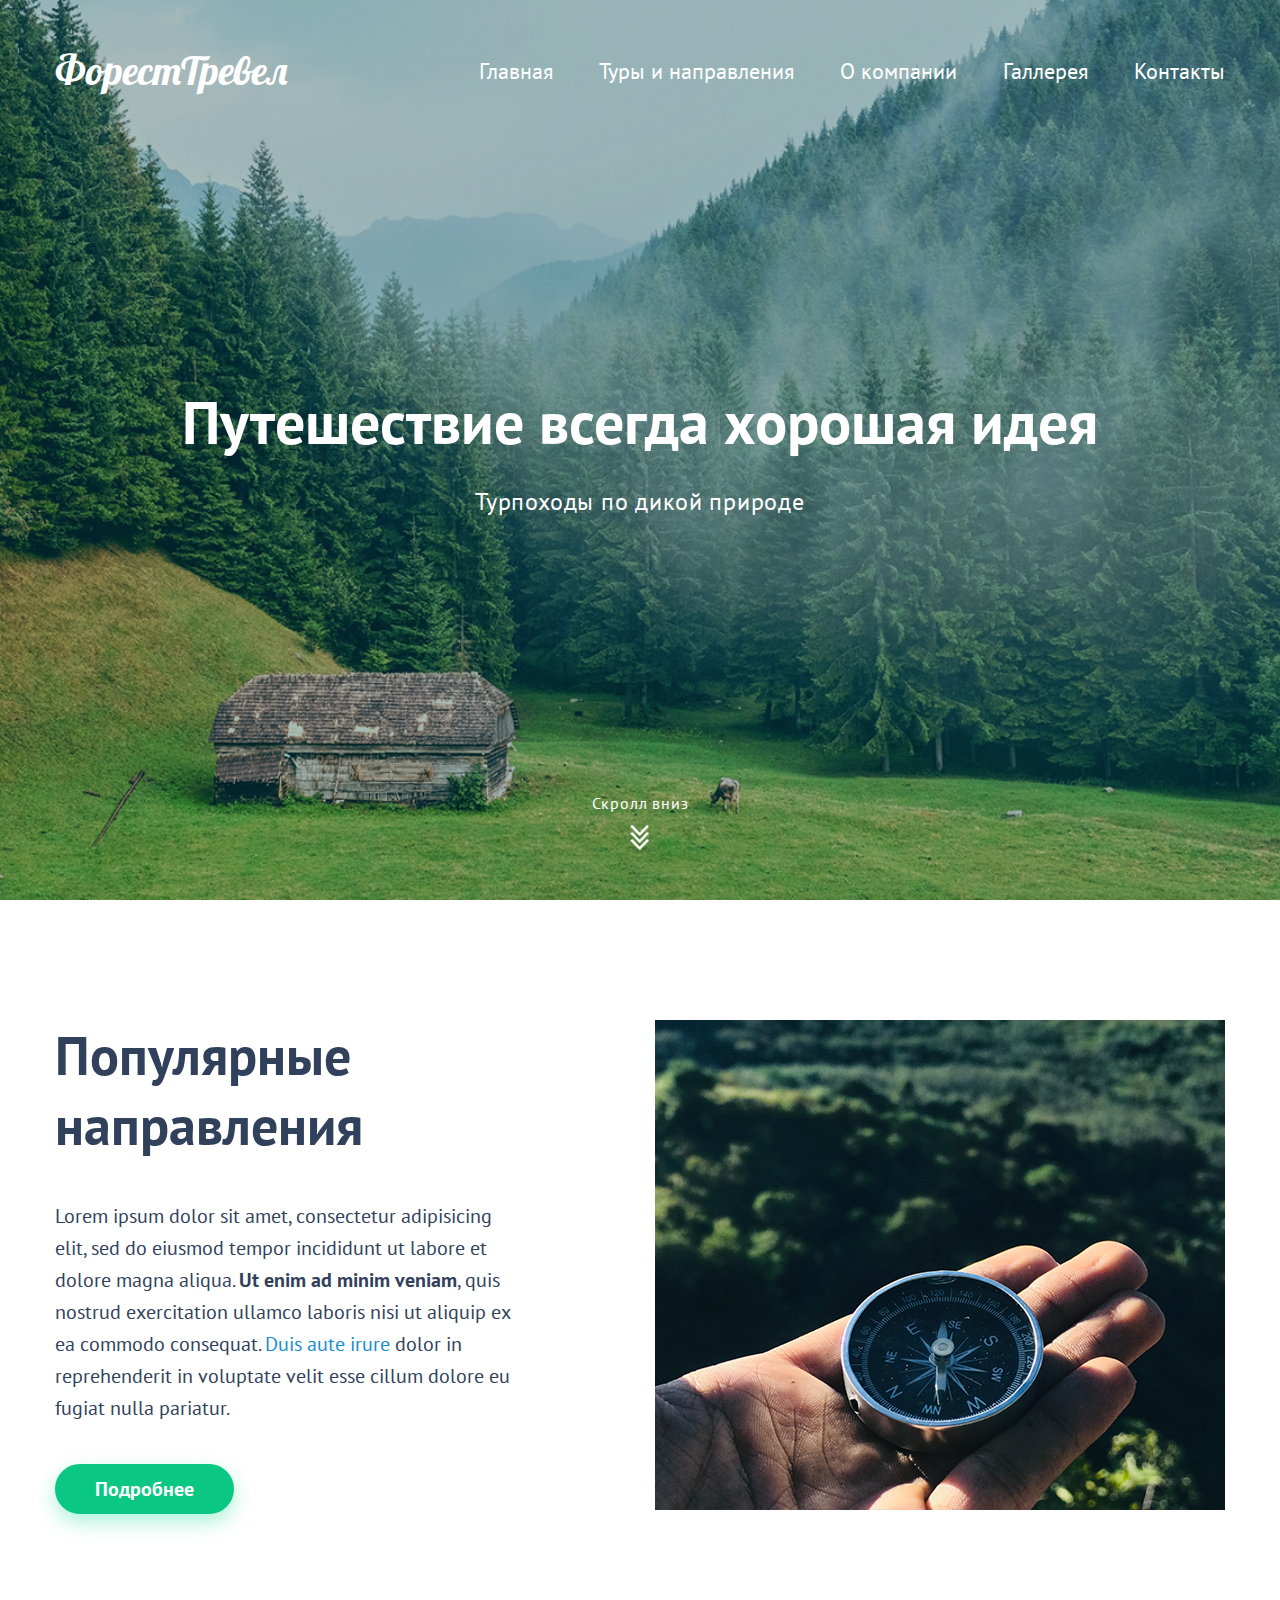
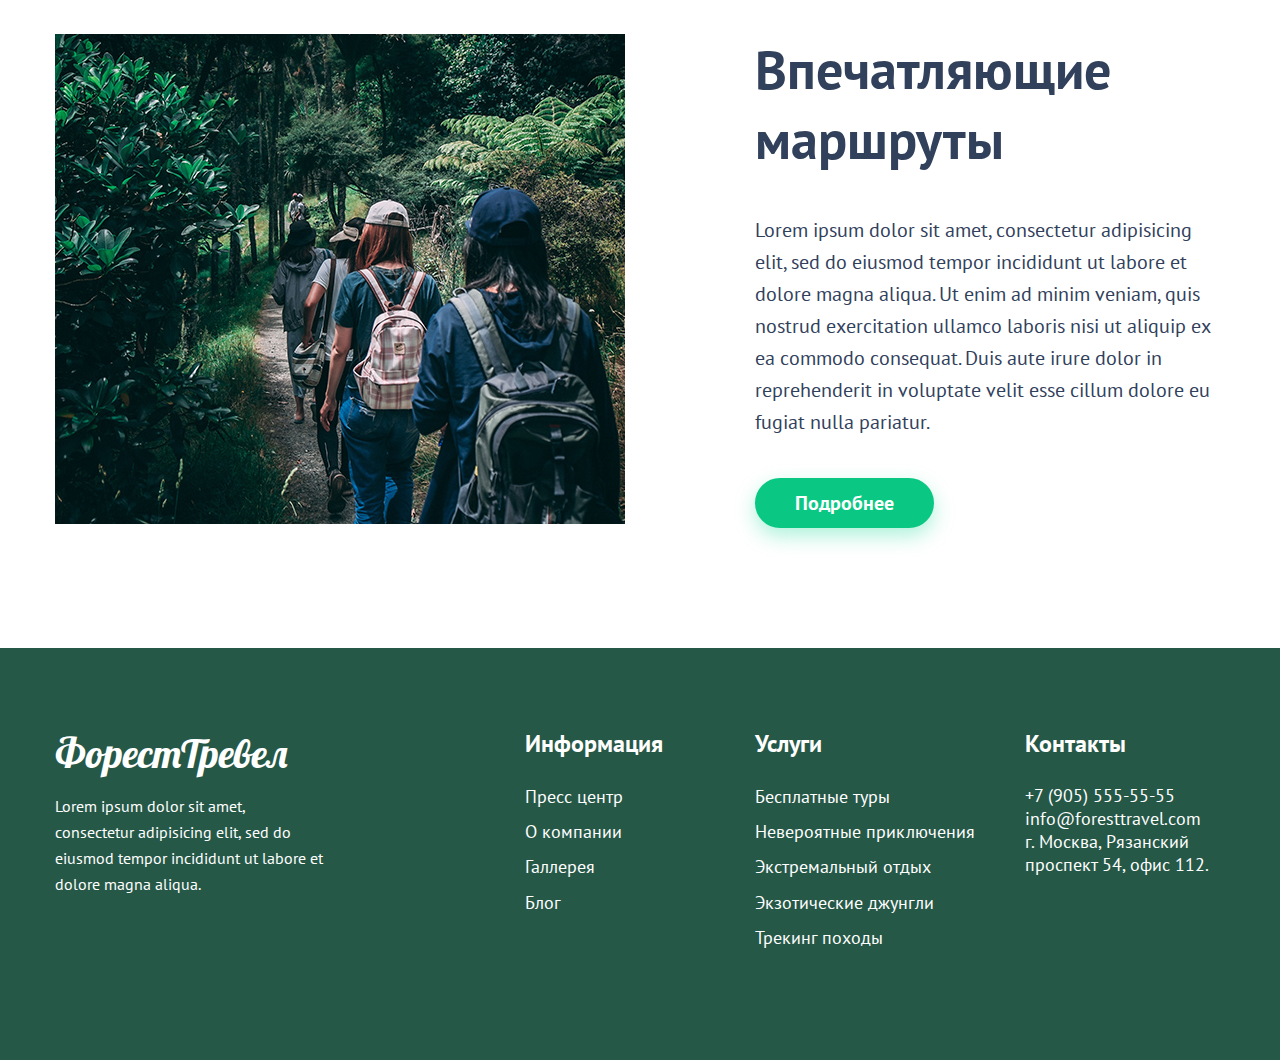
<file: index.html>
<!DOCTYPE html>
<html lang="ru">
   <head>
      <meta charset="UTF-8">
      <meta name="viewport" content="width=device-width, initial-scale=1.0">
      <title>ФорестТравел - Турпоходы по дикой природе</title>
      <link rel="preconnect" href="https://fonts.gstatic.com">
      <link href="https://fonts.googleapis.com/css2?family=Lobster&family=PT+Sans:ital,wght@0,400;0,700;1,400;1,700&display=swap" rel="stylesheet">
      <link rel="stylesheet" href="./css/main.css">
   </head>
   <body>
      <!--Header-->
      <header class="header">
         <div class="container">
            <div class="logo"><a class="logo-link" href="#">ФорестТревел</a></div>
            <div class="navigation">
               <a href="./index.html" class="navigation-link">Главная</a>
               <a href="./tours.html" class="navigation-link">Туры и направления</a>
               <a href="#" class="navigation-link">О компании</a>
               <a href="#" class="navigation-link">Галлерея</a>
               <a href="./contacts.html" class="navigation-link">Контакты</a>
            </div>
         </div>
         <div class="header-content">
            <h2 class="header-title">Путешествие всегда хорошая идея</h2>
            <h3 class="header-subtitle">Турпоходы по дикой природе</h3>
         </div>
         <div class="header-scroll">
            <a href="#content"><div class="header-scroll-text">Скролл вниз</div>
               <img src="./img/arrow-down.png" alt="Scroll icon"></a>
         </div>
      </header>
      <!--/Header-->
      <!--Section Content-->
      <section>
         <div class="section-content" id="content">
            <div class="container">
               <!--content row-->
               <div class="content-row">
                  <div class="content-description float-left">
                     <h3 class="content-title">Популярные направления</h3>
                     <div class="content-text">
                        <p>Lorem ipsum dolor sit amet, consectetur adipisicing elit, sed do eiusmod tempor incididunt ut labore et dolore magna aliqua. <strong>Ut enim ad minim veniam</strong>, quis nostrud exercitation ullamco laboris nisi ut aliquip ex ea commodo consequat. <a href="#">Duis aute irure</a> dolor in reprehenderit in voluptate velit esse cillum dolore eu fugiat nulla pariatur. </p>
                     </div>
                     <a class="button" href="#">Подробнее</a>
                  </div>
                  <div class="content-img float-right">
                     <img src="./img/img-01.jpg" alt="Популярные направления">
                  </div>
               </div>
               <!--/content row-->
               <!--content row-->
               <div class="content-row">
                  <div class="content-img float-left">
                     <img src="./img/img-02.jpg" alt="Популярные направления">
                  </div>
                  <div class="content-description float-right">
                     <h3 class="content-title">Впечатляющие маршруты</h3>
                     <div class="content-text">
                        <p>Lorem ipsum dolor sit amet, consectetur adipisicing elit, sed do eiusmod tempor incididunt ut labore et dolore magna aliqua. Ut enim ad minim veniam, quis nostrud exercitation ullamco laboris nisi ut aliquip ex ea commodo consequat. Duis aute irure dolor in reprehenderit in voluptate velit esse cillum dolore eu fugiat nulla pariatur. </p>
                     </div>
                     <a class="button" href="#">Подробнее</a>
                  </div>
               </div>
               <!--/content row-->
            </div>
         </div>
      </section>
      <!--/Section Content-->
      <!--Footer-->
      <footer class="footer">
         <div class="container">
            <!--footer-left-->
            <div class="footer-left">
               <div class="footer-logo">
                  <a class="logo-link" href="./index.html">ФорестТревел</a>
               </div>
               <div class="footer-about">
                  Lorem ipsum dolor sit amet, consectetur adipisicing elit, sed do eiusmod tempor incididunt ut labore et dolore magna aliqua. 
               </div>
            </div>
            <!--/footer-left-->
            <!--footer-right-->
            <div class="footer-right">
               <!--footer-col-->
               <div class="footer-col footer-col-info">
                  <div class="footer-title">Информация</div>
                  <ul class="footer-list">
                     <li class="footer-list-item">
                        <a href="#" class="footer-list-link">Пресс центр</a>
                     </li>
                     <li class="footer-list-item">
                        <a href="#" class="footer-list-link">О компании</a>
                     </li>
                     <li class="footer-list-item">
                        <a href="#" class="footer-list-link">Галлерея</a>
                     </li>
                     <li class="footer-list-item">
                        <a href="./blog/free-tour.html" class="footer-list-link">Блог</a>
                     </li>
                  </ul>
               </div>
               <!--/footer-col-->
               <!--footer-col-->
               <div class="footer-col footer-col-services">
                  <div class="footer-title">Услуги</div>
                  <ul class="footer-list">
                     <li class="footer-list-item">
                        <a href="./blog/free-tour.html" class="footer-list-link">Бесплатные туры</a>
                     </li>
                     <li class="footer-list-item">
                        <a href="./blog/unbelievable-tour.html" class="footer-list-link">Невероятные приключения</a>
                     </li>
                     <li class="footer-list-item">
                        <a href="./blog/extreme-tour.html" class="footer-list-link">Экстремальный отдых</a>
                     </li>
                     <li class="footer-list-item">
                        <a href="./blog/exotic-tour.html" class="footer-list-link">Экзотические джунгли</a>
                     </li>
                     <li class="footer-list-item">
                        <a href="./blog/tracking-tour.html" class="footer-list-link">Трекинг походы</a>
                     </li>
                  </ul>
               </div>
               <!--/footer-col-->
               <!--footer-col-->
               <div class="footer-col footer-col-contacts">
                  <div class="footer-title">Контакты</div>
                  <p>+7 (905) 555-55-55</p>
                  <p>info@foresttravel.com</p>
                  <p>г. Москва, Рязанский проспект 54, офис 112.</p>
               </div>
               <!--/footer-col-->
            </div>
            <!--/footer-right-->
         </div>
      </footer>
      <!--Footer-->
   </body>
</html>
</file>
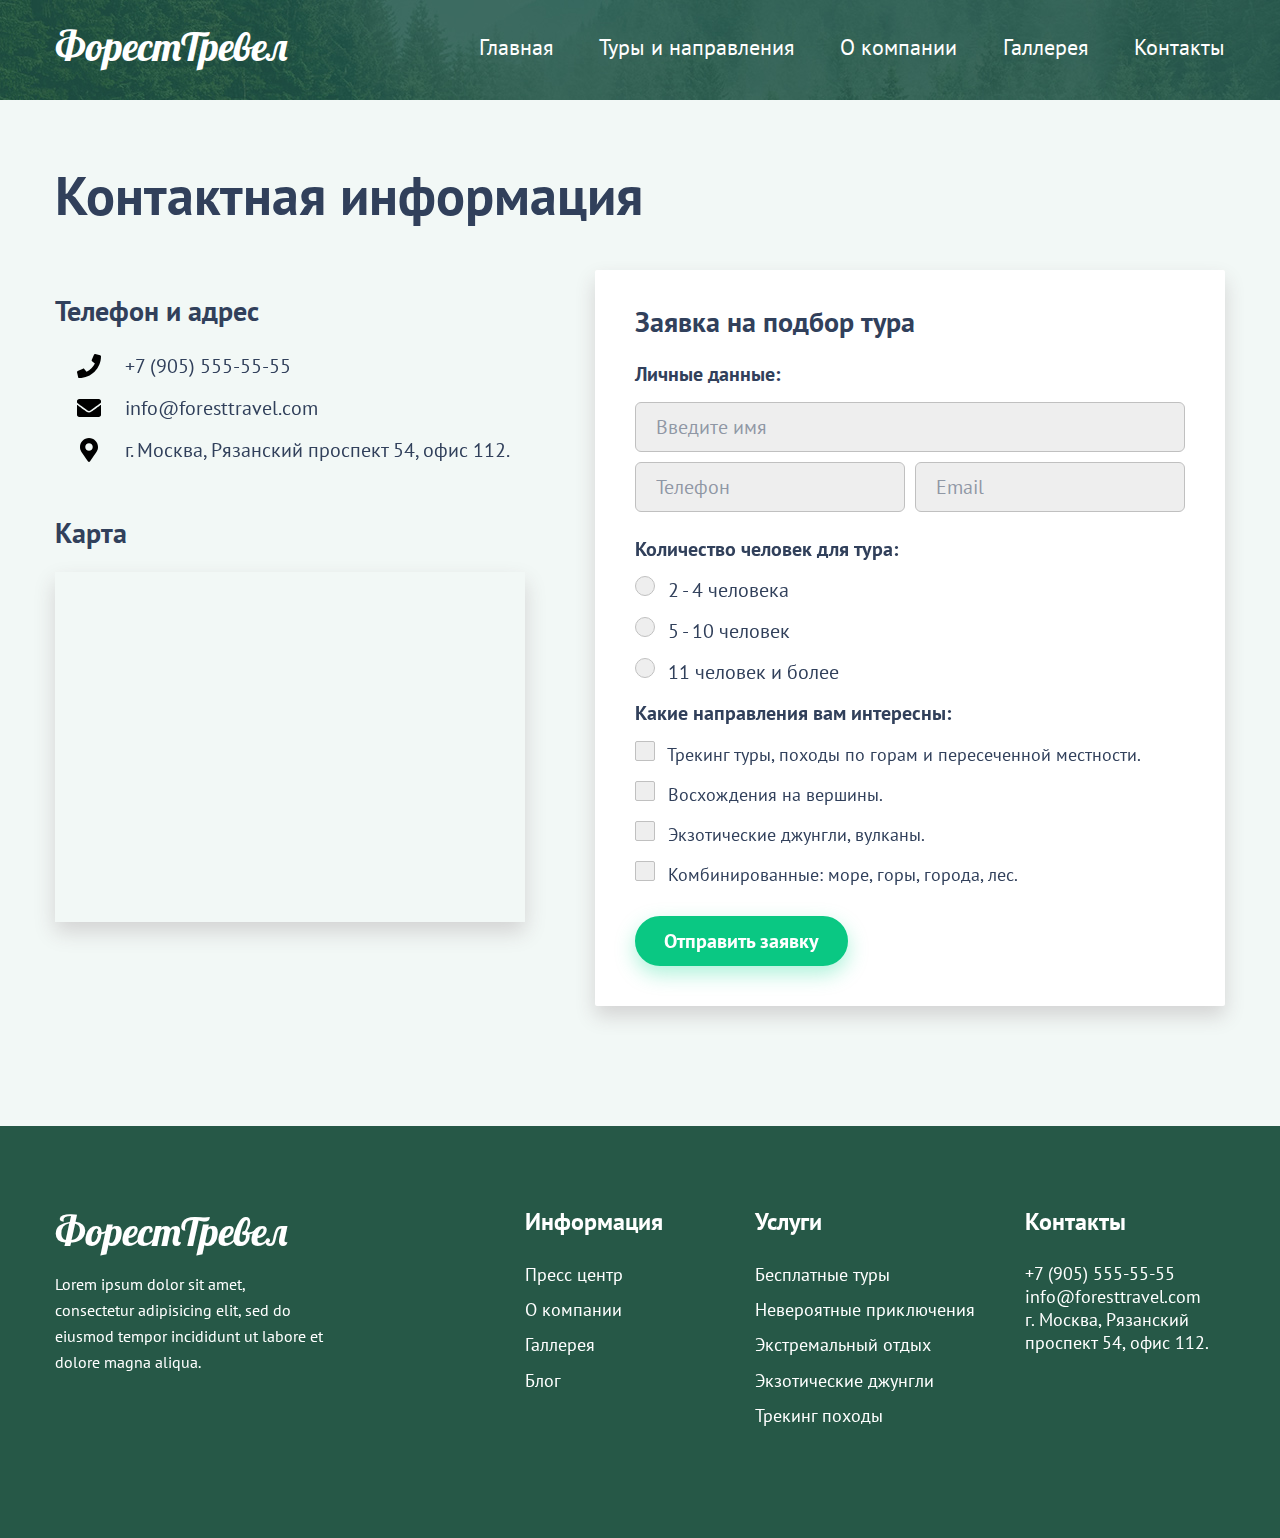
<file: contacts.html>
<!DOCTYPE html>
<html lang="ru">
   <head>
      <meta charset="UTF-8">
      <meta name="viewport" content="width=device-width, initial-scale=1.0">
      <title>Контакты - ФорестТравел</title>
      <link rel="preconnect" href="https://fonts.gstatic.com">
      <link href="https://fonts.googleapis.com/css2?family=Lobster&family=PT+Sans:ital,wght@0,400;0,700;1,400;1,700&display=swap" rel="stylesheet">
      <link rel="stylesheet" href="./css/main.css">
   </head>
   <body class="bg-inner">
      <!--Header inner-->
      <div class="header-inner">
         <div class="container">
            <div class="logo"><a class="logo-link" href="./index.html">ФорестТревел</a></div>
            <div class="navigation">
               <a href="./index.html" class="navigation-link">Главная</a>
               <a href="./tours.html" class="navigation-link">Туры и направления</a>
               <a href="#" class="navigation-link">О компании</a>
               <a href="#" class="navigation-link">Галлерея</a>
               <a href="./contacts.html" class="navigation-link">Контакты</a>
            </div>
         </div>
      </div>
      <!--/Header inner-->

      <!--Section content inner-->
      <div class="section-content-inner">
         <div class="container">
            <h1 class="content-title">Контактная информация</h1>
            <div class="row">

               <!-- Адрес -->
               <div class="contacts-adress">
                  <h3 class="title-medium">Телефон и адрес</h3>

                  <ul class="contacts-list">
                     <li class="contacts-list-item contacts-list-item-phone"><a href="tel:+79055555555" class="contact-link">+7 (905) 555-55-55</a></li>
                     <li class="contacts-list-item contacts-list-item-email"><a href="mailto:info@foresttravel.com" class="contact-link">info@foresttravel.com</a></li>
                     <li class="contacts-list-item contacts-list-item-address">г. Москва, Рязанский проспект 54, офис 112.</li>
                  </ul>

                  <h3 class="title-medium">Карта</h3>

                  <div class="map-holder">
                     <iframe src="https://yandex.ru/map-widget/v1/?um=constructor%3Ae0b66adc7a4fc4d84090a317dbe79aa63c8335168d31757125d6ab93b255517b&amp;source=constructor" width="100%" height="100%" frameborder="0"></iframe>
                  </div>
               </div>
               <!-- /Адрес -->

               <!-- Форма обратной связи -->
               <div class="contacts-form">
                  <div class="form">
                     <h3 class="title-medium">Заявка на подбор тура</h3>
                     <!--Formgroup inputs-->
                     <div class="formgroup">
                        <h4 class="title-micro">Личные данные:</h4>

                     <input type="text" placeholder="Введите имя" class="input">
                     
                     <div class="row">
                        <div class="form-col-50">
                           <input type="text" placeholder="Телефон" class="input">
                        </div>

                        <div class="form-col-50">
                           <input type="text" placeholder="Email" class="input">
                        </div>
                     </div>
                     </div>
                     <!--/Formgroup-->

                     <!--Formgroup radio-->
                     <div class="formgroup">
                        <h4 class="title-micro">Количество человек для тура:</h4>
                        
                        <label class="label-radio">
                           <input type="radio" name="people-number" class="real-radio">
                           <span class="custom-radio"></span>
                           2 - 4 человека
                        </label>

                        <label class="label-radio">
                           <input type="radio" name="people-number" class="real-radio">
                           <span class="custom-radio"></span>
                           5 - 10 человек
                        </label>

                        <label class="label-radio">
                           <input type="radio" name="people-number" class="real-radio">
                           <span class="custom-radio"></span>
                           11 человек и более
                        </label>
                     </div>
                     <!--/Formgroup-->

                     <!--Formgroup checkboxes-->
                     <div class="formgroup">
                        <h4 class="title-micro">Какие направления вам интересны:</h4>

                        <label class="label-checkbox">
                           <input type="checkbox" class="real-checkbox">
                           <span class="custom-checkbox"></span>
                           Трекинг туры, походы по горам и пересеченной местности.
                        </label>

                        <label class="label-checkbox">
                           <input type="checkbox" class="real-checkbox">
                           <span class="custom-checkbox"></span>
                           Восхождения на вершины.
                        </label>

                        <label class="label-checkbox">
                           <input type="checkbox" class="real-checkbox">
                           <span class="custom-checkbox"></span>
                           Экзотические джунгли, вулканы.
                        </label>

                        <label class="label-checkbox">
                           <input type="checkbox" class="real-checkbox">
                           <span class="custom-checkbox"></span>
                           Комбинированные: море, горы, города, лес.
                        </label>
                     </div>
                     <!--/Formgroup-->
                     <button type="submit" class="button button-form">Отправить заявку</button>
                  </div>
               </div>
            </div>
         </div>
      </div>
      <!--Footer-->
      <footer class="footer">
         <div class="container">
            <!--footer-left-->
            <div class="footer-left">
               <div class="footer-logo">
                  <a class="logo-link" href="./index.html">ФорестТревел</a>
               </div>
               <div class="footer-about">
                  Lorem ipsum dolor sit amet, consectetur adipisicing elit, sed do eiusmod tempor incididunt ut labore et dolore magna aliqua. 
               </div>
            </div>
            <!--/footer-left-->
            <!--footer-right-->
            <div class="footer-right">
               <!--footer-col-->
               <div class="footer-col footer-col-info">
                  <div class="footer-title">Информация</div>
                  <ul class="footer-list">
                     <li class="footer-list-item">
                        <a href="#" class="footer-list-link">Пресс центр</a>
                     </li>
                     <li class="footer-list-item">
                        <a href="#" class="footer-list-link">О компании</a>
                     </li>
                     <li class="footer-list-item">
                        <a href="#" class="footer-list-link">Галлерея</a>
                     </li>
                     <li class="footer-list-item">
                        <a href="./blog/" class="footer-list-link">Блог</a>
                     </li>
                  </ul>
               </div>
               <!--/footer-col-->
               <!--footer-col-->
               <div class="footer-col footer-col-services">
                  <div class="footer-title">Услуги</div>
                  <ul class="footer-list">
                     <li class="footer-list-item">
                        <a href="./blog/free-tour.html" class="footer-list-link">Бесплатные туры</a>
                     </li>
                     <li class="footer-list-item">
                        <a href="./blog/unbelievable-tour.html" class="footer-list-link">Невероятные приключения</a>
                     </li>
                     <li class="footer-list-item">
                        <a href="./blog/extreme-tour.html" class="footer-list-link">Экстремальный отдых</a>
                     </li>
                     <li class="footer-list-item">
                        <a href="./blog/exotic-tour.html" class="footer-list-link">Экзотические джунгли</a>
                     </li>
                     <li class="footer-list-item">
                        <a href="./blog/tracking-tour.html" class="footer-list-link">Трекинг походы</a>
                     </li>
                  </ul>
               </div>
               <!--/footer-col-->
               <!--footer-col-->
               <div class="footer-col footer-col-contacts">
                  <div class="footer-title">Контакты</div>
                  <p>+7 (905) 555-55-55</p>
                  <p>info@foresttravel.com</p>
                  <p>г. Москва, Рязанский проспект 54, офис 112.</p>
               </div>
               <!--/footer-col-->
            </div>
            <!--/footer-right-->
         </div>
      </footer>
      <!--Footer-->
   </body>
</html>
</file>
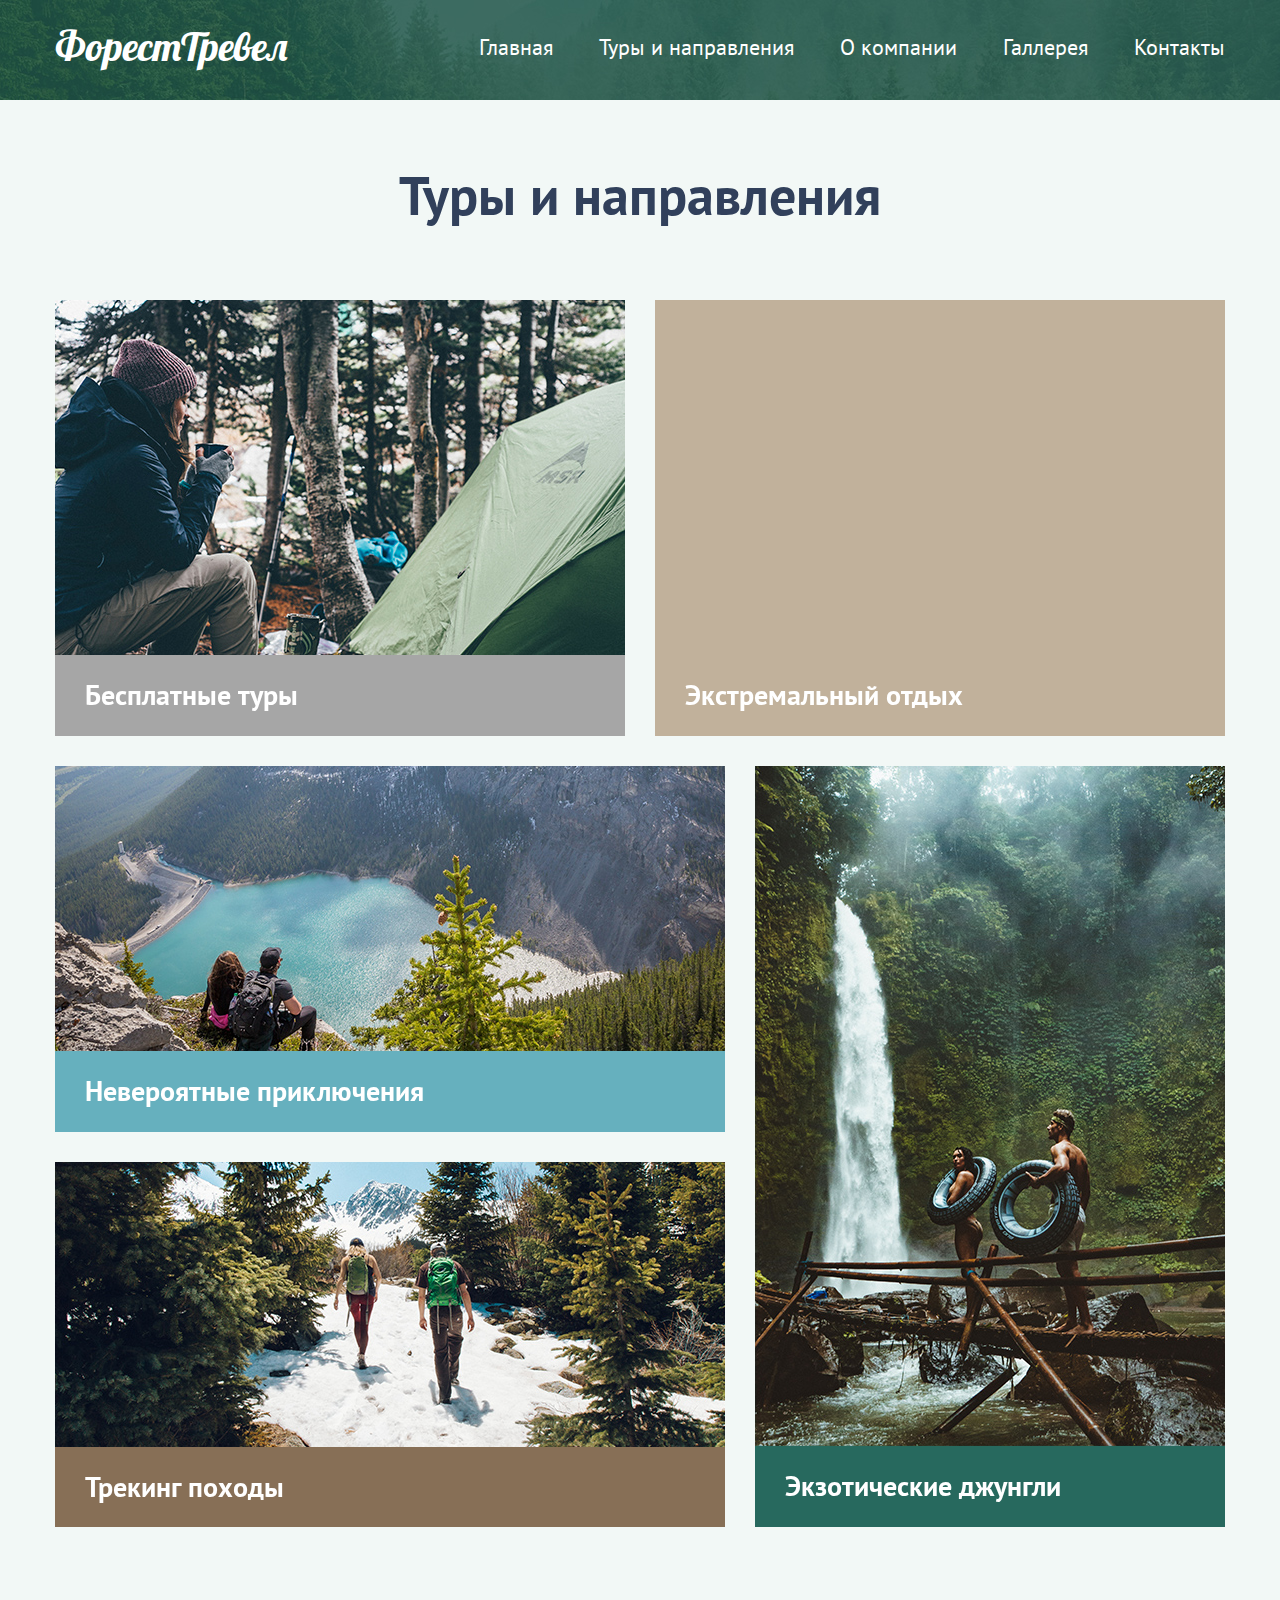
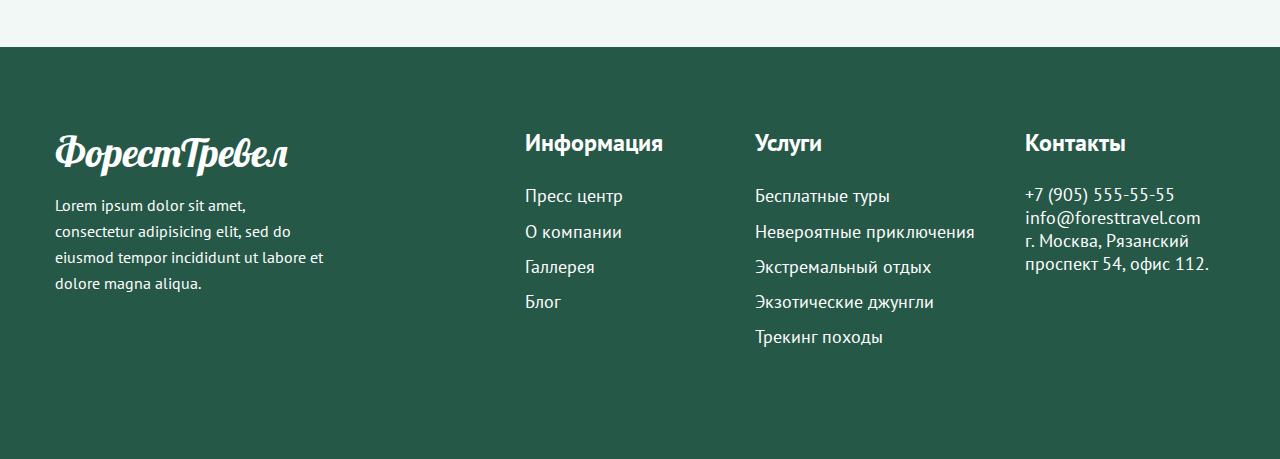
<file: tours.html>
<!DOCTYPE html>
<html lang="ru">
   <head>
      <meta charset="UTF-8">
      <meta name="viewport" content="width=device-width, initial-scale=1.0">
      <title>Туры и направления - ФорестТравел</title>
      <link rel="preconnect" href="https://fonts.gstatic.com">
      <link href="https://fonts.googleapis.com/css2?family=Lobster&family=PT+Sans:ital,wght@0,400;0,700;1,400;1,700&display=swap" rel="stylesheet">
      <link rel="stylesheet" href="./css/main.css">
   </head>
   <body class="bg-inner">
      <!--Header inner-->
      <div class="header-inner">
         <div class="container">
            <div class="logo"><a class="logo-link" href="./index.html">ФорестТревел</a></div>
            <div class="navigation">
               <a href="./index.html" class="navigation-link">Главная</a>
               <a href="./tours.html" class="navigation-link">Туры и направления</a>
               <a href="#" class="navigation-link">О компании</a>
               <a href="#" class="navigation-link">Галлерея</a>
               <a href="./contacts.html" class="navigation-link">Контакты</a>
            </div>
         </div>
      </div>
      <!--/Header inner-->
      <!--Section content tours-->
      <div class="section-content-inner">
         <div class="container">
            <h3 class="content-title title-tours">Туры и направления</h3>
            <div class="row">
               <!--Левая карточка (первый ряд)-->
               <a href="./blog/free-tour.html" class="card-link card-570-free">
                     <div class="card-img">
                        <img src="./img/free-tour.jpg" alt="">
                     </div>
                        <h4 class="card-title">Бесплатные туры</h4>
               </a>
               <!--/Левая карточка (первый ряд)-->
               <!--Правая карточка (первый ряд)-->
               <a href="./blog/extreme-tour.html" class="card-link card-570-extreme">
                  
                     <div class="extreme-card-img-container">
                        <div class="card-img-ex">
                           <img src="./img/extreme-tour-1.jpg" alt="">
                           <img src="./img/extreme-tour-2.jpg" alt="">
                        </div>
                     </div>
                        <h4 class="card-title">Экстремальный отдых</h4>
               </a>
               <!--/Правая карточка (первый ряд)-->
            </div>
            <div class="row">
               <!--Левые карточки карточки (второй ряд)-->
               <div class="card-block">
                  <!--Верхняя карточка-->
                  <a href="./blog/unbelievable-tour.html" class="card-link card-670-unbelievable">
                     <div class="card-img">
                        <img src="./img/unbelievable-tour.jpg" alt="">
                     </div>
                        <h4 class="card-title">Невероятные приключения</h4>
                  </a>
                  <!--/Верхняя карточка-->
                  <!--Нижняя карточка-->
                  <a href="./blog/tracking-tour.html" class="card-link card-670-tracking">
                     <div class="card-img">
                        <img src="./img/tracking-tour.jpg" alt="">
                     </div>
                        <h4 class="card-title">Трекинг походы</h4>
                  </a>
                  <!--/Нижняя карточка-->
               </div>
               <!--Правая карточка (второй ряд)-->
               <a href="./blog/exotic-tour.html" class="card-link card-470-jungle">
                  <div class="card-img">
                     <img src="./img/jungle-tour.jpg" alt="">
                  </div>
                     <h4 class="card-title">Экзотические джунгли</h4>
               </a>
                <!--/Правая карточка (второй ряд)-->
            
            </div>
         </div>
      </div>
      <!--Section content tours-->
      <!--Footer-->
      <footer class="footer">
         <div class="container">
            <!--footer-left-->
            <div class="footer-left">
               <div class="footer-logo">
                  <a class="logo-link" href="./index.html">ФорестТревел</a>
               </div>
               <div class="footer-about">
                  Lorem ipsum dolor sit amet, consectetur adipisicing elit, sed do eiusmod tempor incididunt ut labore et dolore magna aliqua. 
               </div>
            </div>
            <!--/footer-left-->
            <!--footer-right-->
            <div class="footer-right">
               <!--footer-col-->
               <div class="footer-col footer-col-info">
                  <div class="footer-title">Информация</div>
                  <ul class="footer-list">
                     <li class="footer-list-item">
                        <a href="#" class="footer-list-link">Пресс центр</a>
                     </li>
                     <li class="footer-list-item">
                        <a href="#" class="footer-list-link">О компании</a>
                     </li>
                     <li class="footer-list-item">
                        <a href="#" class="footer-list-link">Галлерея</a>
                     </li>
                     <li class="footer-list-item">
                        <a href="./blog/free-tour.html" class="footer-list-link">Блог</a>
                     </li>
                  </ul>
               </div>
               <!--/footer-col-->
               <!--footer-col-->
               <div class="footer-col footer-col-services">
                  <div class="footer-title">Услуги</div>
                  <ul class="footer-list">
                     <li class="footer-list-item">
                        <a href="./blog/free-tour.html" class="footer-list-link">Бесплатные туры</a>
                     </li>
                     <li class="footer-list-item">
                        <a href="./blog/unbelievable-tour.html" class="footer-list-link">Невероятные приключения</a>
                     </li>
                     <li class="footer-list-item">
                        <a href="./blog/extreme-tour.html" class="footer-list-link">Экстремальный отдых</a>
                     </li>
                     <li class="footer-list-item">
                        <a href="./blog/exotic-tour.html" class="footer-list-link">Экзотические джунгли</a>
                     </li>
                     <li class="footer-list-item">
                        <a href="./blog/tracking-tour.html" class="footer-list-link">Трекинг походы</a>
                     </li>
                  </ul>
               </div>
               <!--/footer-col-->
               <!--footer-col-->
               <div class="footer-col footer-col-contacts">
                  <div class="footer-title">Контакты</div>
                  <p>+7 (905) 555-55-55</p>
                  <p>info@foresttravel.com</p>
                  <p>г. Москва, Рязанский проспект 54, офис 112.</p>
               </div>
               <!--/footer-col-->
            </div>
            <!--/footer-right-->
         </div>
      </footer>
      <!--Footer-->
   </body>
</html>
</file>
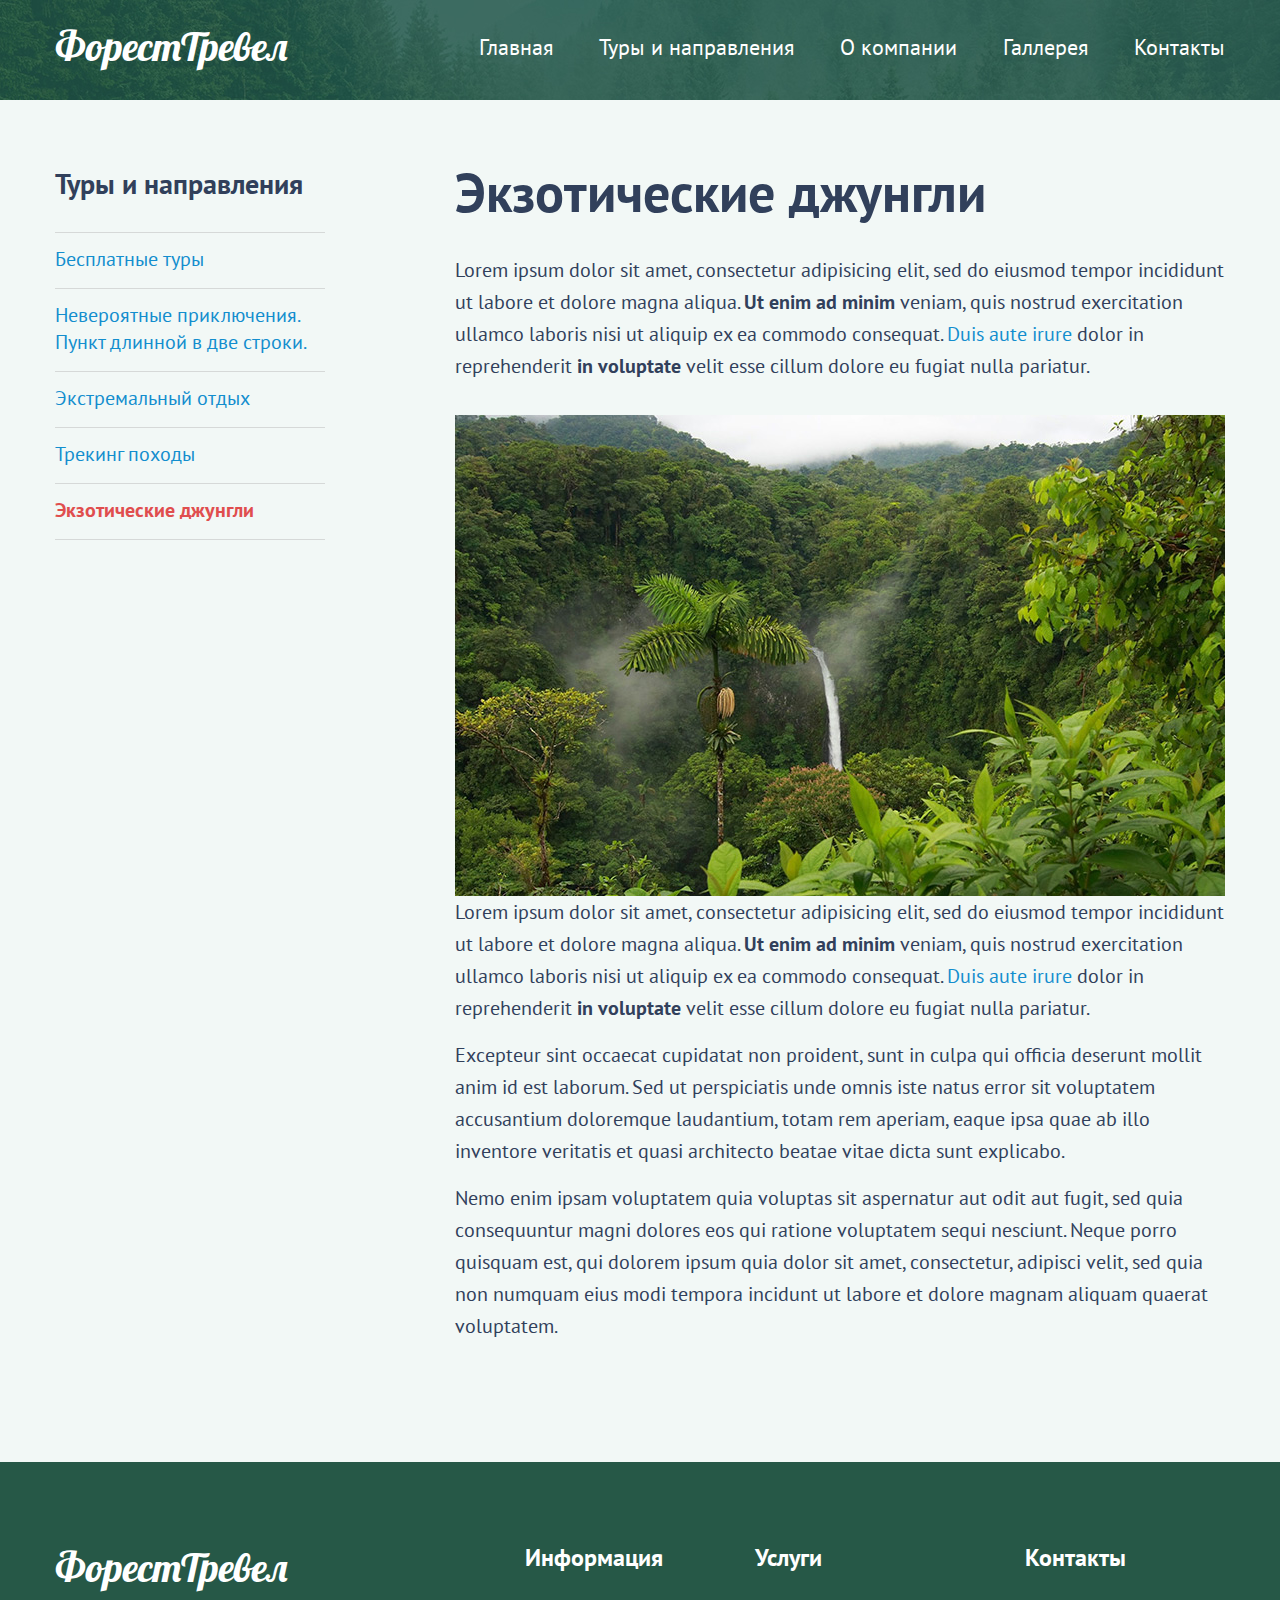
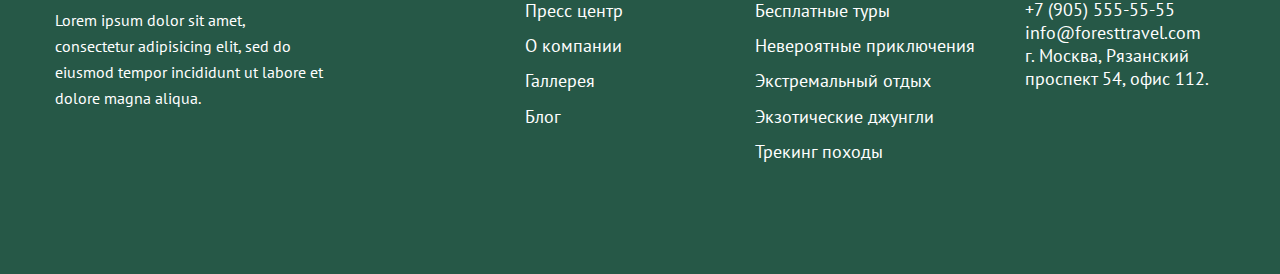
<file: blog/exotic-tour.html>
<!DOCTYPE html>
<html lang="ru">
   <head>
      <meta charset="UTF-8">
      <meta name="viewport" content="width=device-width, initial-scale=1.0">
      <title>Экзотические джунгли - ФорестТравел</title>
      <link rel="preconnect" href="https://fonts.gstatic.com">
      <link href="https://fonts.googleapis.com/css2?family=Lobster&family=PT+Sans:ital,wght@0,400;0,700;1,400;1,700&display=swap" rel="stylesheet">
      <link rel="stylesheet" href="../css/main.css">
   </head>
   <body class="bg-inner">
      <!--Header inner-->
      <div class="header-inner">
         <div class="container">
            <div class="logo"><a class="logo-link" href="../index.html">ФорестТревел</a></div>
            <div class="navigation">
               <a href="../index.html" class="navigation-link">Главная</a>
               <a href="../tours.html" class="navigation-link">Туры и направления</a>
               <a href="#" class="navigation-link">О компании</a>
               <a href="#" class="navigation-link">Галлерея</a>
               <a href="../contacts.html" class="navigation-link">Контакты</a>
            </div>
         </div>
      </div>
      <!--/Header inner-->
      <!--Section content articles-->
      <div class="articles-content-inner">
         <div class="container">
            <!--Sidebar-->
            <div class="sidebar-menu">
               <h3 class="title-medium sidebar-title">Туры и направления</h3>
               <ul>
                  <li class="sidebar-menu-item">
                     <a href="./free-tour.html" class="sidebar-menu-link">Бесплатные туры</a>
                  </li>
                  <li class="sidebar-menu-item">
                     <a href="./unbelievable-tour.html" class="sidebar-menu-link">Невероятные приключения.<br>Пункт длинной в две строки.</a>
                  </li>
                  <li class="sidebar-menu-item">
                     <a href="./extreme-tour.html" class="sidebar-menu-link">Экстремальный отдых</a>
                  </li>
                  <li class="sidebar-menu-item">
                     <a href="./tracking-tour.html" class="sidebar-menu-link">Трекинг походы</a>
                  </li>
                  <li class="sidebar-menu-item">
                     <a href="./exotic-tour.html" class="sidebar-menu-link sidebar-active-link">Экзотические джунгли</a>
                  </li>
               </ul>
            </div>
            <!--/Sidebar-->
            <!--Content Article-->
            <div class="content-article">
               <h3 class="content-title article-title">Экзотические джунгли</h3>
               <p>Lorem ipsum dolor sit amet, consectetur adipisicing elit, sed do eiusmod tempor incididunt ut labore et dolore magna aliqua. <b>Ut enim ad minim</b> veniam, quis nostrud exercitation ullamco laboris nisi ut aliquip ex ea commodo consequat. <a href="#">Duis aute irure</a> dolor in reprehenderit <b>in voluptate</b> velit esse cillum dolore eu fugiat nulla pariatur.</p>
               <img src="../img/article-img/article-img-5.jpg" alt="Free tour">
               <p>Lorem ipsum dolor sit amet, consectetur adipisicing elit, sed do eiusmod tempor incididunt ut labore et dolore magna aliqua. <b>Ut enim ad minim</b> veniam, quis nostrud exercitation ullamco laboris nisi ut aliquip ex ea commodo consequat. <a href="#">Duis aute irure</a> dolor in reprehenderit <b>in voluptate</b> velit esse cillum dolore eu fugiat nulla pariatur.</p>
               <p>Excepteur sint occaecat cupidatat non proident, sunt in culpa qui officia deserunt mollit anim id est laborum. Sed ut perspiciatis unde omnis iste natus error sit voluptatem accusantium doloremque laudantium, totam rem aperiam, eaque ipsa quae ab illo inventore veritatis et quasi architecto beatae vitae dicta sunt explicabo.</p>
               <p>Nemo enim ipsam voluptatem quia voluptas sit aspernatur aut odit aut fugit, sed quia consequuntur magni dolores eos qui ratione voluptatem sequi nesciunt. Neque porro quisquam est, qui dolorem ipsum quia dolor sit amet, consectetur, adipisci velit, sed quia non numquam eius modi tempora incidunt ut labore et dolore magnam aliquam quaerat voluptatem.</p>
            </div>
            <!--/Content Article-->
         </div>
      </div>
      <!--Footer-->
      <footer class="footer">
         <div class="container">
            <!--footer-left-->
            <div class="footer-left">
               <div class="footer-logo">
                  <a class="logo-link" href="../index.html">ФорестТревел</a>
               </div>
               <div class="footer-about">
                  Lorem ipsum dolor sit amet, consectetur adipisicing elit, sed do eiusmod tempor incididunt ut labore et dolore magna aliqua. 
               </div>
            </div>
            <!--/footer-left-->
            <!--footer-right-->
            <div class="footer-right">
               <!--footer-col-->
               <div class="footer-col footer-col-info">
                  <div class="footer-title">Информация</div>
                  <ul class="footer-list">
                     <li class="footer-list-item">
                        <a href="#" class="footer-list-link">Пресс центр</a>
                     </li>
                     <li class="footer-list-item">
                        <a href="#" class="footer-list-link">О компании</a>
                     </li>
                     <li class="footer-list-item">
                        <a href="#" class="footer-list-link">Галлерея</a>
                     </li>
                     <li class="footer-list-item">
                        <a href="./free-tour.html" class="footer-list-link">Блог</a>
                     </li>
                  </ul>
               </div>
               <!--/footer-col-->
               <!--footer-col-->
               <div class="footer-col footer-col-services">
                  <div class="footer-title">Услуги</div>
                  <ul class="footer-list">
                     <li class="footer-list-item">
                        <a href="./free-tour.html" class="footer-list-link">Бесплатные туры</a>
                     </li>
                     <li class="footer-list-item">
                        <a href="./unbelievable-tour.html" class="footer-list-link">Невероятные приключения</a>
                     </li>
                     <li class="footer-list-item">
                        <a href="./extreme-tour.html" class="footer-list-link">Экстремальный отдых</a>
                     </li>
                     <li class="footer-list-item">
                        <a href="./exotic-tour.html" class="footer-list-link">Экзотические джунгли</a>
                     </li>
                     <li class="footer-list-item">
                        <a href="./tracking-tour.html" class="footer-list-link">Трекинг походы</a>
                     </li>
                  </ul>
               </div>
               <!--/footer-col-->
               <!--footer-col-->
               <div class="footer-col footer-col-contacts">
                  <div class="footer-title">Контакты</div>
                  <p>+7 (905) 555-55-55</p>
                  <p>info@foresttravel.com</p>
                  <p>г. Москва, Рязанский проспект 54, офис 112.</p>
               </div>
               <!--/footer-col-->
            </div>
            <!--/footer-right-->
         </div>
      </footer>
      <!--Footer-->
   </body>
</html>
</file>
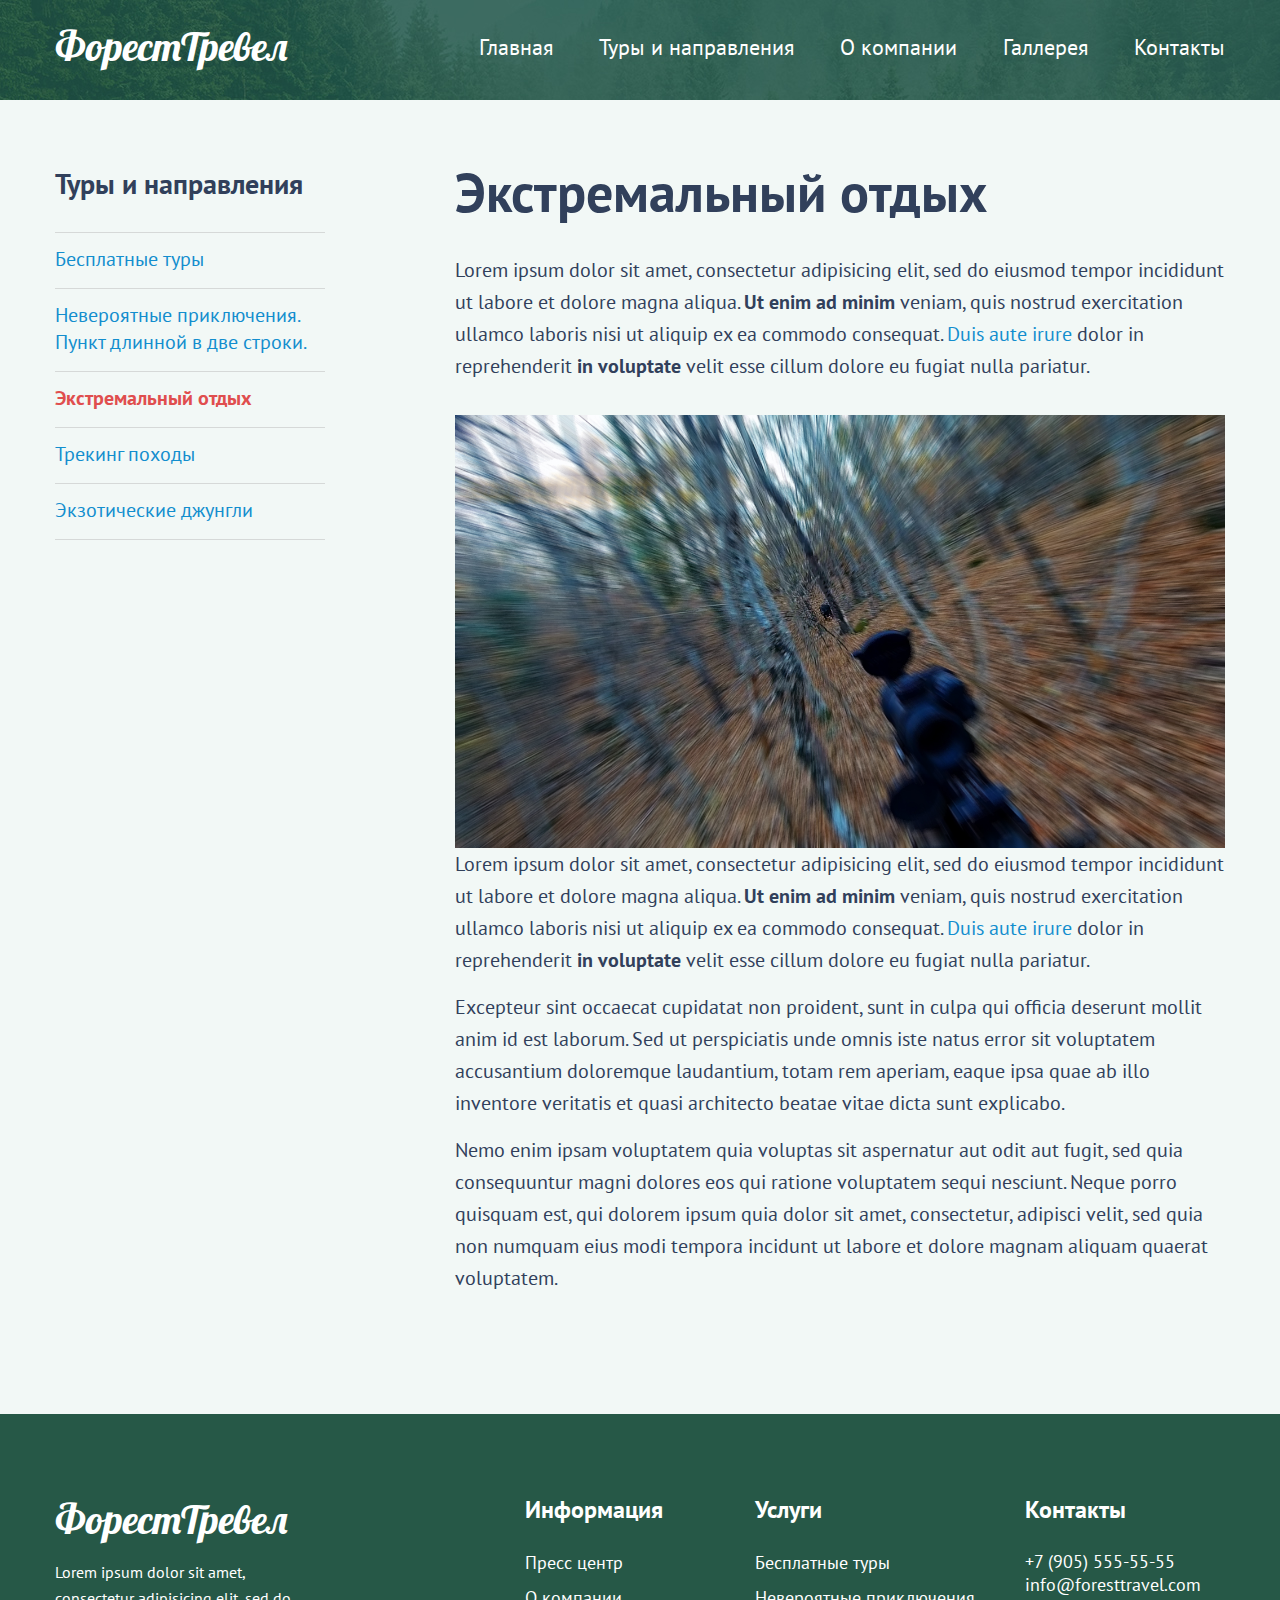
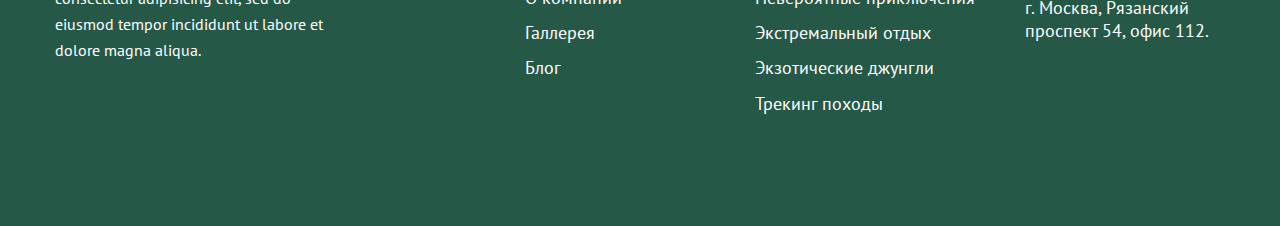
<file: blog/extreme-tour.html>
<!DOCTYPE html>
<html lang="ru">
   <head>
      <meta charset="UTF-8">
      <meta name="viewport" content="width=device-width, initial-scale=1.0">
      <title>Экстремальный отдых - ФорестТравел</title>
      <link rel="preconnect" href="https://fonts.gstatic.com">
      <link href="https://fonts.googleapis.com/css2?family=Lobster&family=PT+Sans:ital,wght@0,400;0,700;1,400;1,700&display=swap" rel="stylesheet">
      <link rel="stylesheet" href="../css/main.css">
   </head>
   <body class="bg-inner">
      <!--Header inner-->
      <div class="header-inner">
         <div class="container">
            <div class="logo"><a class="logo-link" href="../index.html">ФорестТревел</a></div>
            <div class="navigation">
               <a href="../index.html" class="navigation-link">Главная</a>
               <a href="../tours.html" class="navigation-link">Туры и направления</a>
               <a href="#" class="navigation-link">О компании</a>
               <a href="#" class="navigation-link">Галлерея</a>
               <a href="../contacts.html" class="navigation-link">Контакты</a>
            </div>
         </div>
      </div>
      <!--/Header inner-->
      <!--Section content articles-->
      <div class="articles-content-inner">
         <div class="container">
            <!--Sidebar-->
            <div class="sidebar-menu">
               <h3 class="title-medium sidebar-title">Туры и направления</h3>
               <ul>
                  <li class="sidebar-menu-item">
                     <a href="./free-tour.html" class="sidebar-menu-link">Бесплатные туры</a>
                  </li>
                  <li class="sidebar-menu-item">
                     <a href="./unbelievable-tour.html" class="sidebar-menu-link">Невероятные приключения.<br>Пункт длинной в две строки.</a>
                  </li>
                  <li class="sidebar-menu-item">
                     <a href="./extreme-tour.html" class="sidebar-menu-link sidebar-active-link">Экстремальный отдых</a>
                  </li>
                  <li class="sidebar-menu-item">
                     <a href="./tracking-tour.html" class="sidebar-menu-link">Трекинг походы</a>
                  </li>
                  <li class="sidebar-menu-item">
                     <a href="./exotic-tour.html" class="sidebar-menu-link">Экзотические джунгли</a>
                  </li>
               </ul>
            </div>
            <!--/Sidebar-->
            <!--Content Article-->
            <div class="content-article">
               <h3 class="content-title article-title">Экстремальный отдых</h3>
               <p>Lorem ipsum dolor sit amet, consectetur adipisicing elit, sed do eiusmod tempor incididunt ut labore et dolore magna aliqua. <b>Ut enim ad minim</b> veniam, quis nostrud exercitation ullamco laboris nisi ut aliquip ex ea commodo consequat. <a href="#">Duis aute irure</a> dolor in reprehenderit <b>in voluptate</b> velit esse cillum dolore eu fugiat nulla pariatur.</p>
               <img src="../img/article-img/article-img-3.jpg" alt="Free tour">
               <p>Lorem ipsum dolor sit amet, consectetur adipisicing elit, sed do eiusmod tempor incididunt ut labore et dolore magna aliqua. <b>Ut enim ad minim</b> veniam, quis nostrud exercitation ullamco laboris nisi ut aliquip ex ea commodo consequat. <a href="#">Duis aute irure</a> dolor in reprehenderit <b>in voluptate</b> velit esse cillum dolore eu fugiat nulla pariatur.</p>
               <p>Excepteur sint occaecat cupidatat non proident, sunt in culpa qui officia deserunt mollit anim id est laborum. Sed ut perspiciatis unde omnis iste natus error sit voluptatem accusantium doloremque laudantium, totam rem aperiam, eaque ipsa quae ab illo inventore veritatis et quasi architecto beatae vitae dicta sunt explicabo.</p>
               <p>Nemo enim ipsam voluptatem quia voluptas sit aspernatur aut odit aut fugit, sed quia consequuntur magni dolores eos qui ratione voluptatem sequi nesciunt. Neque porro quisquam est, qui dolorem ipsum quia dolor sit amet, consectetur, adipisci velit, sed quia non numquam eius modi tempora incidunt ut labore et dolore magnam aliquam quaerat voluptatem.</p>
            </div>
            <!--/Content Article-->
         </div>
      </div>
      <!--Footer-->
      <footer class="footer">
         <div class="container">
            <!--footer-left-->
            <div class="footer-left">
               <div class="footer-logo">
                  <a class="logo-link" href="../index.html">ФорестТревел</a>
               </div>
               <div class="footer-about">
                  Lorem ipsum dolor sit amet, consectetur adipisicing elit, sed do eiusmod tempor incididunt ut labore et dolore magna aliqua. 
               </div>
            </div>
            <!--/footer-left-->
            <!--footer-right-->
            <div class="footer-right">
               <!--footer-col-->
               <div class="footer-col footer-col-info">
                  <div class="footer-title">Информация</div>
                  <ul class="footer-list">
                     <li class="footer-list-item">
                        <a href="#" class="footer-list-link">Пресс центр</a>
                     </li>
                     <li class="footer-list-item">
                        <a href="#" class="footer-list-link">О компании</a>
                     </li>
                     <li class="footer-list-item">
                        <a href="#" class="footer-list-link">Галлерея</a>
                     </li>
                     <li class="footer-list-item">
                        <a href="./free-tour.html" class="footer-list-link">Блог</a>
                     </li>
                  </ul>
               </div>
               <!--/footer-col-->
               <!--footer-col-->
               <div class="footer-col footer-col-services">
                  <div class="footer-title">Услуги</div>
                  <ul class="footer-list">
                     <li class="footer-list-item">
                        <a href="./free-tour.html" class="footer-list-link">Бесплатные туры</a>
                     </li>
                     <li class="footer-list-item">
                        <a href="./unbelievable-tour.html" class="footer-list-link">Невероятные приключения</a>
                     </li>
                     <li class="footer-list-item">
                        <a href="./extreme-tour.html" class="footer-list-link">Экстремальный отдых</a>
                     </li>
                     <li class="footer-list-item">
                        <a href="./exotic-tour.html" class="footer-list-link">Экзотические джунгли</a>
                     </li>
                     <li class="footer-list-item">
                        <a href="./tracking-tour.html" class="footer-list-link">Трекинг походы</a>
                     </li>
                  </ul>
               </div>
               <!--/footer-col-->
               <!--footer-col-->
               <div class="footer-col footer-col-contacts">
                  <div class="footer-title">Контакты</div>
                  <p>+7 (905) 555-55-55</p>
                  <p>info@foresttravel.com</p>
                  <p>г. Москва, Рязанский проспект 54, офис 112.</p>
               </div>
               <!--/footer-col-->
            </div>
            <!--/footer-right-->
         </div>
      </footer>
      <!--Footer-->
   </body>
</html>
</file>
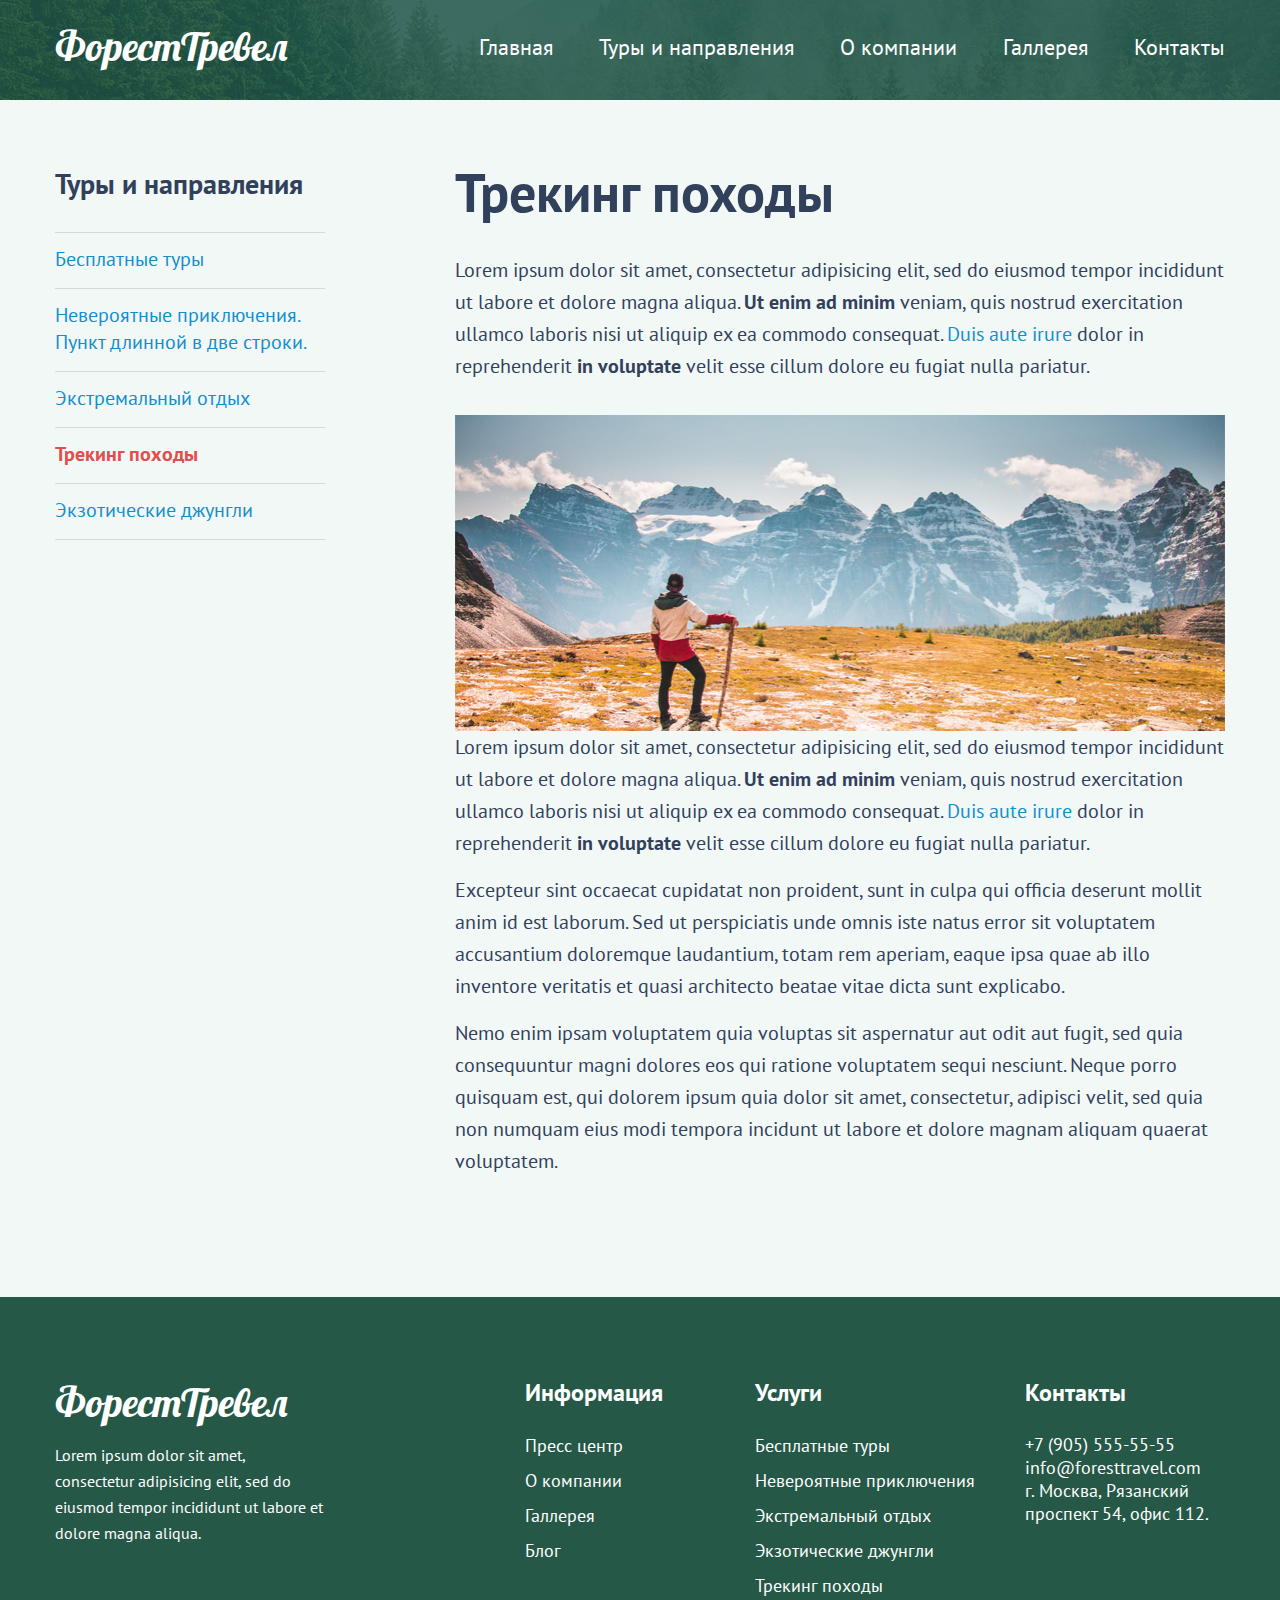
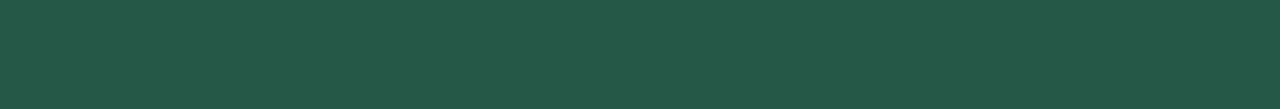
<file: blog/tracking-tour.html>
<!DOCTYPE html>
<html lang="ru">
   <head>
      <meta charset="UTF-8">
      <meta name="viewport" content="width=device-width, initial-scale=1.0">
      <title>Трекинг походы - ФорестТравел</title>
      <link rel="preconnect" href="https://fonts.gstatic.com">
      <link href="https://fonts.googleapis.com/css2?family=Lobster&family=PT+Sans:ital,wght@0,400;0,700;1,400;1,700&display=swap" rel="stylesheet">
      <link rel="stylesheet" href="../css/main.css">
   </head>
   <body class="bg-inner">
      <!--Header inner-->
      <div class="header-inner">
         <div class="container">
            <div class="logo"><a class="logo-link" href="../index.html">ФорестТревел</a></div>
            <div class="navigation">
               <a href="../index.html" class="navigation-link">Главная</a>
               <a href="../tours.html" class="navigation-link">Туры и направления</a>
               <a href="#" class="navigation-link">О компании</a>
               <a href="#" class="navigation-link">Галлерея</a>
               <a href="../contacts.html" class="navigation-link">Контакты</a>
            </div>
         </div>
      </div>
      <!--/Header inner-->
      <!--Section content articles-->
      <div class="articles-content-inner">
         <div class="container">
            <!--Sidebar-->
            <div class="sidebar-menu">
               <h3 class="title-medium sidebar-title">Туры и направления</h3>
               <ul>
                  <li class="sidebar-menu-item">
                     <a href="./free-tour.html" class="sidebar-menu-link">Бесплатные туры</a>
                  </li>
                  <li class="sidebar-menu-item">
                     <a href="./unbelievable-tour.html" class="sidebar-menu-link">Невероятные приключения.<br>Пункт длинной в две строки.</a>
                  </li>
                  <li class="sidebar-menu-item">
                     <a href="./extreme-tour.html" class="sidebar-menu-link">Экстремальный отдых</a>
                  </li>
                  <li class="sidebar-menu-item">
                     <a href="./tracking-tour.html" class="sidebar-menu-link sidebar-active-link">Трекинг походы</a>
                  </li>
                  <li class="sidebar-menu-item">
                     <a href="./exotic-tour.html" class="sidebar-menu-link">Экзотические джунгли</a>
                  </li>
               </ul>
            </div>
            <!--/Sidebar-->
            <!--Content Article-->
            <div class="content-article">
               <h3 class="content-title article-title">Трекинг походы</h3>
               <p>Lorem ipsum dolor sit amet, consectetur adipisicing elit, sed do eiusmod tempor incididunt ut labore et dolore magna aliqua. <b>Ut enim ad minim</b> veniam, quis nostrud exercitation ullamco laboris nisi ut aliquip ex ea commodo consequat. <a href="#">Duis aute irure</a> dolor in reprehenderit <b>in voluptate</b> velit esse cillum dolore eu fugiat nulla pariatur.</p>
               <img src="../img/article-img/article-img-1.jpg" alt="Free tour">
               <p>Lorem ipsum dolor sit amet, consectetur adipisicing elit, sed do eiusmod tempor incididunt ut labore et dolore magna aliqua. <b>Ut enim ad minim</b> veniam, quis nostrud exercitation ullamco laboris nisi ut aliquip ex ea commodo consequat. <a href="#">Duis aute irure</a> dolor in reprehenderit <b>in voluptate</b> velit esse cillum dolore eu fugiat nulla pariatur.</p>
               <p>Excepteur sint occaecat cupidatat non proident, sunt in culpa qui officia deserunt mollit anim id est laborum. Sed ut perspiciatis unde omnis iste natus error sit voluptatem accusantium doloremque laudantium, totam rem aperiam, eaque ipsa quae ab illo inventore veritatis et quasi architecto beatae vitae dicta sunt explicabo.</p>
               <p>Nemo enim ipsam voluptatem quia voluptas sit aspernatur aut odit aut fugit, sed quia consequuntur magni dolores eos qui ratione voluptatem sequi nesciunt. Neque porro quisquam est, qui dolorem ipsum quia dolor sit amet, consectetur, adipisci velit, sed quia non numquam eius modi tempora incidunt ut labore et dolore magnam aliquam quaerat voluptatem.</p>
            </div>
            <!--/Content Article-->
         </div>
      </div>
      <!--Footer-->
      <footer class="footer">
         <div class="container">
            <!--footer-left-->
            <div class="footer-left">
               <div class="footer-logo">
                  <a class="logo-link" href="../index.html">ФорестТревел</a>
               </div>
               <div class="footer-about">
                  Lorem ipsum dolor sit amet, consectetur adipisicing elit, sed do eiusmod tempor incididunt ut labore et dolore magna aliqua. 
               </div>
            </div>
            <!--/footer-left-->
            <!--footer-right-->
            <div class="footer-right">
               <!--footer-col-->
               <div class="footer-col footer-col-info">
                  <div class="footer-title">Информация</div>
                  <ul class="footer-list">
                     <li class="footer-list-item">
                        <a href="#" class="footer-list-link">Пресс центр</a>
                     </li>
                     <li class="footer-list-item">
                        <a href="#" class="footer-list-link">О компании</a>
                     </li>
                     <li class="footer-list-item">
                        <a href="#" class="footer-list-link">Галлерея</a>
                     </li>
                     <li class="footer-list-item">
                        <a href="./free-tour.html" class="footer-list-link">Блог</a>
                     </li>
                  </ul>
               </div>
               <!--/footer-col-->
               <!--footer-col-->
               <div class="footer-col footer-col-services">
                  <div class="footer-title">Услуги</div>
                  <ul class="footer-list">
                     <li class="footer-list-item">
                        <a href="./free-tour.html" class="footer-list-link">Бесплатные туры</a>
                     </li>
                     <li class="footer-list-item">
                        <a href="./unbelievable-tour.html" class="footer-list-link">Невероятные приключения</a>
                     </li>
                     <li class="footer-list-item">
                        <a href="./extreme-tour.html" class="footer-list-link">Экстремальный отдых</a>
                     </li>
                     <li class="footer-list-item">
                        <a href="./exotic-tour.html" class="footer-list-link">Экзотические джунгли</a>
                     </li>
                     <li class="footer-list-item">
                        <a href="./tracking-tour.html" class="footer-list-link">Трекинг походы</a>
                     </li>
                  </ul>
               </div>
               <!--/footer-col-->
               <!--footer-col-->
               <div class="footer-col footer-col-contacts">
                  <div class="footer-title">Контакты</div>
                  <p>+7 (905) 555-55-55</p>
                  <p>info@foresttravel.com</p>
                  <p>г. Москва, Рязанский проспект 54, офис 112.</p>
               </div>
               <!--/footer-col-->
            </div>
            <!--/footer-right-->
         </div>
      </footer>
      <!--Footer-->
   </body>
</html>
</file>
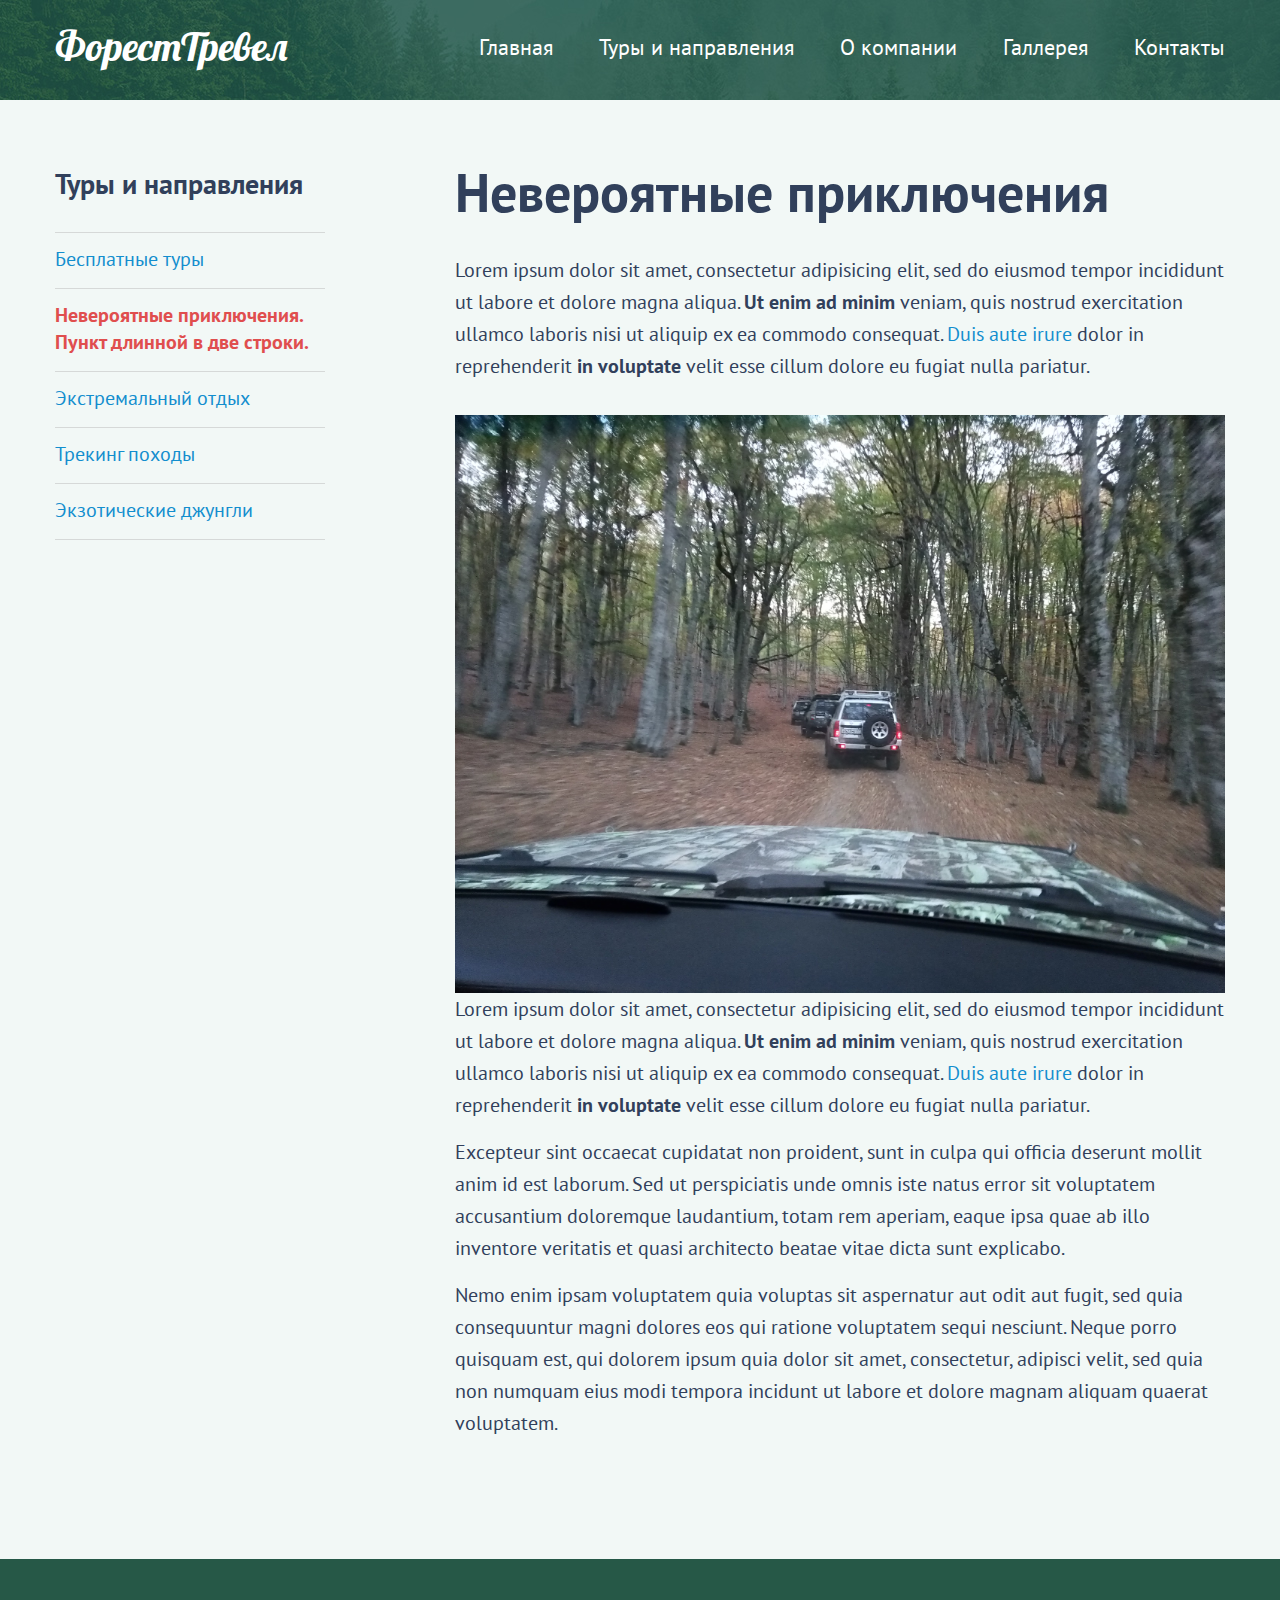
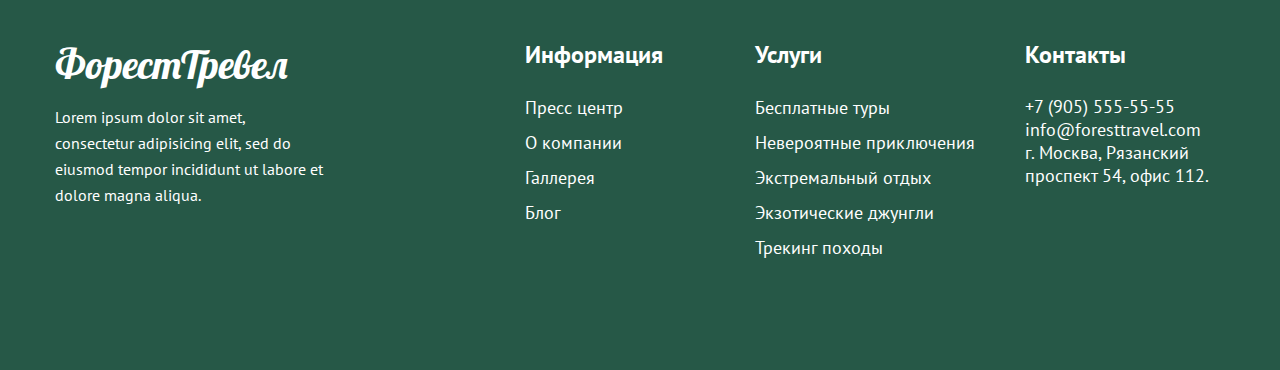
<file: blog/unbelievable-tour.html>
<!DOCTYPE html>
<html lang="ru">
   <head>
      <meta charset="UTF-8">
      <meta name="viewport" content="width=device-width, initial-scale=1.0">
      <title>Невероятные приключения - ФорестТравел</title>
      <link rel="preconnect" href="https://fonts.gstatic.com">
      <link href="https://fonts.googleapis.com/css2?family=Lobster&family=PT+Sans:ital,wght@0,400;0,700;1,400;1,700&display=swap" rel="stylesheet">
      <link rel="stylesheet" href="../css/main.css">
   </head>
   <body class="bg-inner">
      <!--Header inner-->
      <div class="header-inner">
         <div class="container">
            <div class="logo"><a class="logo-link" href="../index.html">ФорестТревел</a></div>
            <div class="navigation">
               <a href="../index.html" class="navigation-link">Главная</a>
               <a href="../tours.html" class="navigation-link">Туры и направления</a>
               <a href="#" class="navigation-link">О компании</a>
               <a href="#" class="navigation-link">Галлерея</a>
               <a href="../contacts.html" class="navigation-link">Контакты</a>
            </div>
         </div>
      </div>
      <!--/Header inner-->
      <!--Section content articles-->
      <div class="articles-content-inner">
         <div class="container">
            <!--Sidebar-->
            <div class="sidebar-menu">
               <h3 class="title-medium sidebar-title">Туры и направления</h3>
               <ul>
                  <li class="sidebar-menu-item">
                     <a href="./free-tour.html" class="sidebar-menu-link">Бесплатные туры</a>
                  </li>
                  <li class="sidebar-menu-item">
                     <a href="./unbelievable-tour.html" class="sidebar-menu-link sidebar-active-link">Невероятные приключения.<br>Пункт длинной в две строки.</a>
                  </li>
                  <li class="sidebar-menu-item">
                     <a href="./extreme-tour.html" class="sidebar-menu-link">Экстремальный отдых</a>
                  </li>
                  <li class="sidebar-menu-item">
                     <a href="./tracking-tour.html" class="sidebar-menu-link">Трекинг походы</a>
                  </li>
                  <li class="sidebar-menu-item">
                     <a href="./exotic-tour.html" class="sidebar-menu-link">Экзотические джунгли</a>
                  </li>
               </ul>
            </div>
            <!--/Sidebar-->
            <!--Content Article-->
            <div class="content-article">
               <h3 class="content-title article-title">Невероятные приключения</h3>
               <p>Lorem ipsum dolor sit amet, consectetur adipisicing elit, sed do eiusmod tempor incididunt ut labore et dolore magna aliqua. <b>Ut enim ad minim</b> veniam, quis nostrud exercitation ullamco laboris nisi ut aliquip ex ea commodo consequat. <a href="#">Duis aute irure</a> dolor in reprehenderit <b>in voluptate</b> velit esse cillum dolore eu fugiat nulla pariatur.</p>
               <img src="../img/article-img/article-img-4.jpg" alt="Free tour">
               <p>Lorem ipsum dolor sit amet, consectetur adipisicing elit, sed do eiusmod tempor incididunt ut labore et dolore magna aliqua. <b>Ut enim ad minim</b> veniam, quis nostrud exercitation ullamco laboris nisi ut aliquip ex ea commodo consequat. <a href="#">Duis aute irure</a> dolor in reprehenderit <b>in voluptate</b> velit esse cillum dolore eu fugiat nulla pariatur.</p>
               <p>Excepteur sint occaecat cupidatat non proident, sunt in culpa qui officia deserunt mollit anim id est laborum. Sed ut perspiciatis unde omnis iste natus error sit voluptatem accusantium doloremque laudantium, totam rem aperiam, eaque ipsa quae ab illo inventore veritatis et quasi architecto beatae vitae dicta sunt explicabo.</p>
               <p>Nemo enim ipsam voluptatem quia voluptas sit aspernatur aut odit aut fugit, sed quia consequuntur magni dolores eos qui ratione voluptatem sequi nesciunt. Neque porro quisquam est, qui dolorem ipsum quia dolor sit amet, consectetur, adipisci velit, sed quia non numquam eius modi tempora incidunt ut labore et dolore magnam aliquam quaerat voluptatem.</p>
            </div>
            <!--/Content Article-->
         </div>
      </div>
      <!--Footer-->
      <footer class="footer">
         <div class="container">
            <!--footer-left-->
            <div class="footer-left">
               <div class="footer-logo">
                  <a class="logo-link" href="../index.html">ФорестТревел</a>
               </div>
               <div class="footer-about">
                  Lorem ipsum dolor sit amet, consectetur adipisicing elit, sed do eiusmod tempor incididunt ut labore et dolore magna aliqua. 
               </div>
            </div>
            <!--/footer-left-->
            <!--footer-right-->
            <div class="footer-right">
               <!--footer-col-->
               <div class="footer-col footer-col-info">
                  <div class="footer-title">Информация</div>
                  <ul class="footer-list">
                     <li class="footer-list-item">
                        <a href="#" class="footer-list-link">Пресс центр</a>
                     </li>
                     <li class="footer-list-item">
                        <a href="#" class="footer-list-link">О компании</a>
                     </li>
                     <li class="footer-list-item">
                        <a href="#" class="footer-list-link">Галлерея</a>
                     </li>
                     <li class="footer-list-item">
                        <a href="./free-tour.html" class="footer-list-link">Блог</a>
                     </li>
                  </ul>
               </div>
               <!--/footer-col-->
               <!--footer-col-->
               <div class="footer-col footer-col-services">
                  <div class="footer-title">Услуги</div>
                  <ul class="footer-list">
                     <li class="footer-list-item">
                        <a href="./free-tour.html" class="footer-list-link">Бесплатные туры</a>
                     </li>
                     <li class="footer-list-item">
                        <a href="./unbelievable-tour.html" class="footer-list-link">Невероятные приключения</a>
                     </li>
                     <li class="footer-list-item">
                        <a href="./extreme-tour.html" class="footer-list-link">Экстремальный отдых</a>
                     </li>
                     <li class="footer-list-item">
                        <a href="./exotic-tour.html" class="footer-list-link">Экзотические джунгли</a>
                     </li>
                     <li class="footer-list-item">
                        <a href="./tracking-tour.html" class="footer-list-link">Трекинг походы</a>
                     </li>
                  </ul>
               </div>
               <!--/footer-col-->
               <!--footer-col-->
               <div class="footer-col footer-col-contacts">
                  <div class="footer-title">Контакты</div>
                  <p>+7 (905) 555-55-55</p>
                  <p>info@foresttravel.com</p>
                  <p>г. Москва, Рязанский проспект 54, офис 112.</p>
               </div>
               <!--/footer-col-->
            </div>
            <!--/footer-right-->
         </div>
      </footer>
      <!--Footer-->
   </body>
</html>
</file>
<file: css/main.css>
* {
  box-sizing: border-box;
}
html {
  scroll-behavior: smooth;
}
body {
  margin: 0;
  font-family: "PT Sans", sans-serif;
  scroll-behavior: smooth;
  color: #31405b;
}
div,
h1,
h2,
h3,
h4,
p {
  margin: 0;
  padding: 0;
}
.container {
  width: 1170px;
  margin-left: auto;
  margin-right: auto;
}
.container::after {
  content: "";
  clear: both;
  display: table;
}
.row {
}
.row::after {
  content: "";
  clear: both;
  display: table;
}
.row + .row {
  margin-top: 30px;
}
ul,
ol {
  list-style-type: none;
  padding: 0;
  margin: 0;
}
.footer-left {
  float: left;
  width: 270px;
}
.footer-right {
  float: right;
  max-width: 870px;
}
.bg-inner {
  background-color: #f2f8f6;
}
.title-medium {
  margin-top: 0;
  margin-bottom: 21px;
  font-size: 28px;
  font-weight: 700;
  color: #31405b;
}
.title-micro {
  margin: 0;
  margin-bottom: 15px;
  font-size: 20px;
  font-weight: 700;
  color: #31405b;
}
.button {
  display: inline-block;
  border: 2px solid #0ac883;
  padding-left: 38px;
  padding-right: 38px;
  padding-top: 8px;
  padding-bottom: 8px;
  line-height: 1.5;
  border-radius: 50px;
  background-color: #0ac883;
  box-shadow: 0px 8px 20px 0px rgba(24, 219, 148, 0.35);
  font-family: "PT Sans", sans-serif;
  font-size: 20px;
  color: #fff;
  font-weight: 700;
  text-decoration: none;
  transition: background-color 0.3s ease-in;
  cursor: pointer;
}
.button:hover {
  background-color: #0b7951;
}
.button:active {
  background-color: #0c5f41;
}
.button:focus {
  outline: none;
  border: 2px solid #048555;
  box-shadow: 0px 0px 10px 0 rgba(51, 148, 112, 0.4);
}
.button-form {
  padding-left: 27px;
  padding-right: 27px;
  font-size: 20px;
}
img {
  max-width: 100%;
  height: auto;
  vertical-align: top;
}
a {
  text-decoration: none;
  font-size: inherit;
  color: inherit;
}
/*--Header--*/
.header {
  position: relative;
  background-color: #35622c;
  width: 100%;
  height: 100vh;
  padding-top: 45px;
  background-image: url(../img/header-bg.jpg);
  background-repeat: no-repeat;
  background-position: center;
  background-size: cover;
  color: #fff;
}
.logo {
  float: left;
  width: 270px;
  font-family: Lobster, cursive;
  font-size: 40px;
  color: #fff;
}
.logo-link {
  color: #fff;
  text-decoration: none;
}
.logo-link:hover {
  text-shadow: 0px 0px 4px rgba(0, 255, 115, 0.7);
}
.navigation {
  float: right;
  width: 870px;
  padding-top: 12px;
  text-align: right;
  font-size: 22px;
}
.navigation-link {
  display: inline-block;
  margin-right: 40px;
  color: #fff;
  text-decoration: none;
}
.navigation-link:last-child {
  margin-right: 0;
}
.navigation-link:hover {
  text-decoration: underline;
}
.header-content {
  width: 1170px;
  position: absolute;
  top: 50%;
  left: 50%;
  transform: translate(-50%, -50%);
  text-align: center;
}
.header-title {
  margin: 0 0 25px;
  font-size: 60px;
  font-weight: 700;
}
.header-subtitle {
  margin: 0;
  font-size: 24px;
  font-weight: 400;
  letter-spacing: 0.8px;
}
.header-scroll {
  position: absolute;
  bottom: 50px;
  left: 50%;
  transform: translate(-50%, 0);
  text-align: center;
}
.header-scroll-text {
  margin-bottom: 12px;
}
.header-scroll a {
  font-size: 16px;
  letter-spacing: 0.8px;
  color: #fff;
  text-decoration: none;
}
/*--/Header--*/
/*Header-inner*/
.header-inner {
  padding-top: 21px;
  padding-bottom: 29px;
  background-image: url("../img/header-inner-bg.jpg");
  background-repeat: no-repeat;
  background-size: cover;
  background-position: center;
}
/*Header-inner*/
/*--Section Content--*/
.section-content {
  padding-top: 120px;
  padding-bottom: 120px;
}
.content-row {
  margin-bottom: 120px;
}
.content-row:last-child {
  margin-bottom: 0;
}
.content-row::after {
  content: "";
  clear: both;
  display: table;
}
.content-description {
  width: 470px;
}
.content-img {
  width: 570px;
}
.content-img img {
  max-width: 100%;
  height: auto;
  vertical-align: top;
}
.content-title {
  font-size: 54px;
  font-weight: 700;
  color: #31405b;
  margin-top: 0;
  margin-bottom: 40px;
}
.content-text {
  margin-bottom: 40px;
}
.content-text p {
  font-size: 20px;
  color: #31405b;
  line-height: 1.6;
}
.content-text a {
  color: #138ece;
}
.float-left {
  float: left !important;
}
.float-right {
  float: right !important;
}
/*--Section content inner--*/
.section-content-inner {
  padding-top: 60px;
  padding-bottom: 120px;
}
/*--/Section Content--*/
/*--Section Content Tours*/
/*---Заголовок страницы с турами---*/
.title-tours {
  text-align: center;
  margin-bottom: 70px !important;
}
/*---/Заголовок страницы с турами---*/
.card-link {
  display: block;
}
.card-570-free {
  float: left;
  background-color: #a6a6a6;
  box-shadow: 0px 0px 1px rgba(64, 67, 73, 0);
  filter: saturate(100%);
  transition: all 0.2s ease-in;
}
.card-570-free:hover {
  transform: scale(1.04);
  filter: saturate(125%);
  box-shadow: -2px 12px 8px rgba(64, 67, 73, 0.5);
}
.card-570-free:active {
  transform: scale(1.02);
  filter: saturate(125%);
  box-shadow: -1px 6px 4px rgba(64, 67, 73, 0.6);
}
.card-570-extreme {
  float: right;
  background-color: #c1b19b;
  box-shadow: 0px 0px 1px rgba(64, 67, 73, 0);
  filter: saturate(100%);
  transition: all 0.2s ease-in;
}
.extreme-card-img-container {
  margin: 0;
  padding: 0;
  width: 570px;
  height: 355px;
  position: relative;
}
.card-570-extreme:hover {
  transform: scale(1.04);
  filter: saturate(125%);
  box-shadow: 2px 12px 8px rgba(64, 67, 73, 0.5);
}
.card-570-extreme:active {
  transform: scale(1.02);
  filter: saturate(125%);
  box-shadow: 1px 6px 4px rgba(64, 67, 73, 0.6);
}
.card-block {
  float: left;
}
.card-670-unbelievable {
  margin-bottom: 30px;
  background-color: #66b0be;
  box-shadow: 0px 0px 1px rgba(64, 67, 73, 0);
  filter: saturate(100%);
  transition: all 0.2s ease-in;
}
.card-670-unbelievable:hover {
  transform: scale(1.04);
  filter: saturate(125%);
  box-shadow: -2px 12px 8px rgba(64, 67, 73, 0.5);
}
.card-670-unbelievable:active {
  transform: scale(1.02);
  filter: saturate(125%);
  box-shadow: -1px 6px 4px rgba(64, 67, 73, 0.6);
}
.card-470-jungle {
  float: right;
  background-color: #27695e;
  box-shadow: 0px 0px 1px rgba(64, 67, 73, 0);
  filter: saturate(100%);
  transition: all 0.2s ease-in;
}
.card-470-jungle:hover {
  transform: scale(1.04);
  filter: saturate(125%);
  box-shadow: 2px 12px 8px rgba(64, 67, 73, 0.5);
}
.card-470-jungle:active {
  transform: scale(1.02);
  filter: saturate(125%);
  box-shadow: 1px 6px 4px rgba(64, 67, 73, 0.6);
}
.card-670-tracking {
  width: 670px;
  background-color: #876f56;
  box-shadow: 0px 0px 1px rgba(64, 67, 73, 0);
  filter: saturate(100%);
  transition: all 0.2s ease-in;
}
.card-670-tracking:hover {
  transform: scale(1.04);
  filter: saturate(125%);
  box-shadow: -2px 12px 8px rgba(64, 67, 73, 0.5);
}
.card-670-tracking:active {
  transform: scale(1.02);
  filter: saturate(125%);
  box-shadow: -1px 6px 4px rgba(64, 67, 73, 0.6);
}
.card-img {
  display: block;
  margin: 0;
  padding: 0;
}
.card-img-ex img {
  position: absolute;
  top: 0;
  left: 0;
  bottom: 0;
  right: 0;
  margin: auto;
  animation: round 6s infinite;
  opacity: 0;
}
@keyframes round {
  10% {
    opacity: 0;
  }
  50% {
    opacity: 1;
  }
  90% {
    opacity: 0;
  }
}
.card-img-ex img:nth-child(1) {
  animation-delay: 0s;
}
.card-img-ex img:nth-child(2) {
  animation-delay: 3s;
}
.card-title {
  margin: 0;
  padding-top: 25px;
  padding-bottom: 25px;
  padding-left: 30px;
  font-size: 28px;
  line-height: 1.1;
  font-weight: 700;
  color: #fff;
}
/*--/Section Content Tours*/
/*---Section content articles---*/
.articles-content-inner {
  padding-top: 65px;
  padding-bottom: 120px;
}
/*---Sidebar articles---*/
.sidebar-menu {
  float: left;
  width: 270px;
}
.sidebar-title {
  margin-bottom: 30px !important;
}
.sidebar-menu-item {
  border-top: 1px solid #d6d9d8;
}
.sidebar-menu-item:last-child {
  border-bottom: 1px solid #d6d9d8;
}
.sidebar-menu-link {
  display: block;
  padding: 13px 0 15px;
  font-size: 20px;
  font-weight: 400;
  color: #138ece;
  line-height: 1.35;
}
.sidebar-menu-link:hover,
.sidebar-menu-link:active,
.sidebar-active-link {
  font-weight: 700;
  color: #e04e4e;
}
/*---/Sidebar articles---*/
.content-article {
  float: right;
  width: 770px;
}
.article-title {
  margin-bottom: 35px;
  line-height: 1;
}
.content-article p:nth-child(2) {
  margin-bottom: 33px;
}
.content-article p:last-child {
  margin-bottom: 0;
}
.content-article p {
  margin-bottom: 15px;
  font-size: 20px;
  font-weight: 400;
  color: #31405b;
  line-height: 1.6;
}
.content-article a {
  color: #138ece;
}
/*---/Section content articles---*/
/*-- CONTACTS --*/
.contacts-adress {
  padding-top: 22px;
  float: left;
  width: 470px;
}
.contacts-form {
  float: right;
  width: 630px;
}
.contacts-list {
  margin: 0;
  margin-bottom: 48px;
  padding: 0;
  padding-left: 70px;
  font-size: 20px;
  line-height: 1.6;
  list-style-type: none;
}
.contacts-list-item {
  margin-bottom: 10px;
  position: relative;
}
.contacts-list-item::before {
  position: absolute;
  content: "";
  width: 24px;
  height: 24px;
  top: 4px;
  left: -48px;
  background-repeat: no-repeat;
  background-size: contain;
  background-position: center;
}
.contact-link {
  text-decoration: none;
  color: #31405b;
}
.contact-link:hover {
  text-decoration: underline;
}
.contacts-list-item-phone:before {
  background-image: url(../img/icons/phone-solid.svg);
}
.contacts-list-item-email:before {
  background-image: url(../img/icons/envelope-solid.svg);
}
.contacts-list-item-address:before {
  background-image: url(../img/icons/map-marker-alt-solid.svg);
}
.map-holder {
  box-shadow: 0px 10px 20px 0px rgba(211, 211, 211, 1);
  height: 350px;
}
/*--Form*/
.form {
  padding: 33px 40px 40px;
  background-color: #fff;
  border-radius: 2px;
  box-shadow: 0px 10px 20px 0px rgb(211, 211, 211);
}
.formgroup {
  margin-bottom: 14px;
}
.formgroup:last-of-type {
  margin-bottom: 30px;
}
.input {
  width: 100%;
  height: 50px;
  padding-left: 20px;
  margin-bottom: 10px;

  background-color: #eee;
  border: 1px solid #c0c0c0;
  border-radius: 6px;

  font-size: 20px;
  font-family: "PT Sans", sans-serif;
  color: #31405b;
}
.input::placeholder {
  color: rgb(49, 64, 91, 0.5);
}
.input:focus {
  outline: none;
  border: 2px solid #0ac883;
  box-shadow: 0px 0px 10px 0 rgba(51, 148, 112, 0.4);
}
.form-col-50 {
  width: 50%;
  float: left;
}
.form-col-50:first-child {
  padding-right: 5px;
}
.form-col-50:last-child {
  padding-left: 5px;
}
.label-radio {
  display: block;
  margin-bottom: 15px;
  font-size: 20px;
}
.custom-radio {
  position: relative;
  display: inline-block;
  width: 20px;
  height: 20px;
  margin-top: -12px;
  margin-right: 8px;
  vertical-align: middle;
  background-color: rgb(238, 238, 238);
  border: 1px solid rgb(192, 192, 192);
  border-radius: 50%;
  cursor: pointer;
}
.custom-radio::before {
  content: "";
  position: absolute;

  top: 50%;
  left: 50%;
  transform: translate(-50%, -50%);

  display: block;
  width: 12px;
  height: 12px;

  border-radius: 50%;
  background-color: #2ab698;
  display: none;
}
.real-radio {
  width: 0;
  height: 0;
  position: absolute;
}
.real-radio:focus + .custom-radio {
  border: 2px solid #0ac883;
  box-shadow: 0px 0px 10px 0 rgba(51, 148, 112, 0.4);
}
.real-radio:checked + .custom-radio::before {
  display: block;
}
.label-checkbox {
  display: block;
  margin-bottom: 15px;
  font-size: 18px;
}
.real-checkbox {
  width: 0;
  height: 0;
  position: absolute;
}
.real-checkbox:focus + .custom-checkbox {
  border: 2px solid #0ac883;
  box-shadow: 0px 0px 10px 0 rgba(51, 148, 112, 0.4);
}
.custom-checkbox {
  position: relative;
  display: inline-block;
  width: 20px;
  height: 20px;
  margin-right: 8px;
  background-color: rgb(238, 238, 238);
  border: 1px solid rgb(192, 192, 192);
  border-radius: 2px;
  cursor: pointer;
}
.custom-checkbox::before {
  position: absolute;
  top: 50%;
  left: 50%;
  transform: translate(-50%, -50%);
  content: "";
  display: block;
  width: 15px;
  height: 12px;
  background-image: url(../img/icons/check-solid.svg);
  background-size: contain;
  background-position: center;
  background-repeat: no-repeat;
  display: none;
}
.real-checkbox:checked + .custom-checkbox::before {
  display: block;
}
/*--/Form--*/
/*--Footer--*/
.footer {
  width: 100%;
  padding-top: 80px;
  padding-bottom: 100px;
  background-color: #265847;
  color: #fff;
}
.footer-right::after {
  content: "";
  clear: both;
  display: table;
}
.footer-logo {
  font-family: Lobster, cursive;
  font-size: 40px;
  margin-bottom: 15px;
}
.footer-about {
  font-size: 16px;
  line-height: 1.625;
}
.footer-col {
  float: left;
  font-size: 18px;
  margin-right: 30px;
}
.footer-col:last-child {
  margin-right: 0;
}
.footer-col-info {
  width: 200px;
}
.footer-col-services {
  width: 240px;
}
.footer-col-contacts {
  width: 200px;
}
.footer-title {
  font-size: 24px;
  font-weight: 700;
  margin-bottom: 25px;
}
.footer-list {
  margin: 0;
  padding: 0;
  list-style: none;
  font-size: 18px;
  line-height: 1.4;
}
.footer-list-item {
  margin-bottom: 10px;
}
.footer-list-link {
  color: #fff;
  text-decoration: none;
}
.footer-list-link:hover {
  text-decoration: underline;
}
/*--/Footer--*/
</file>
